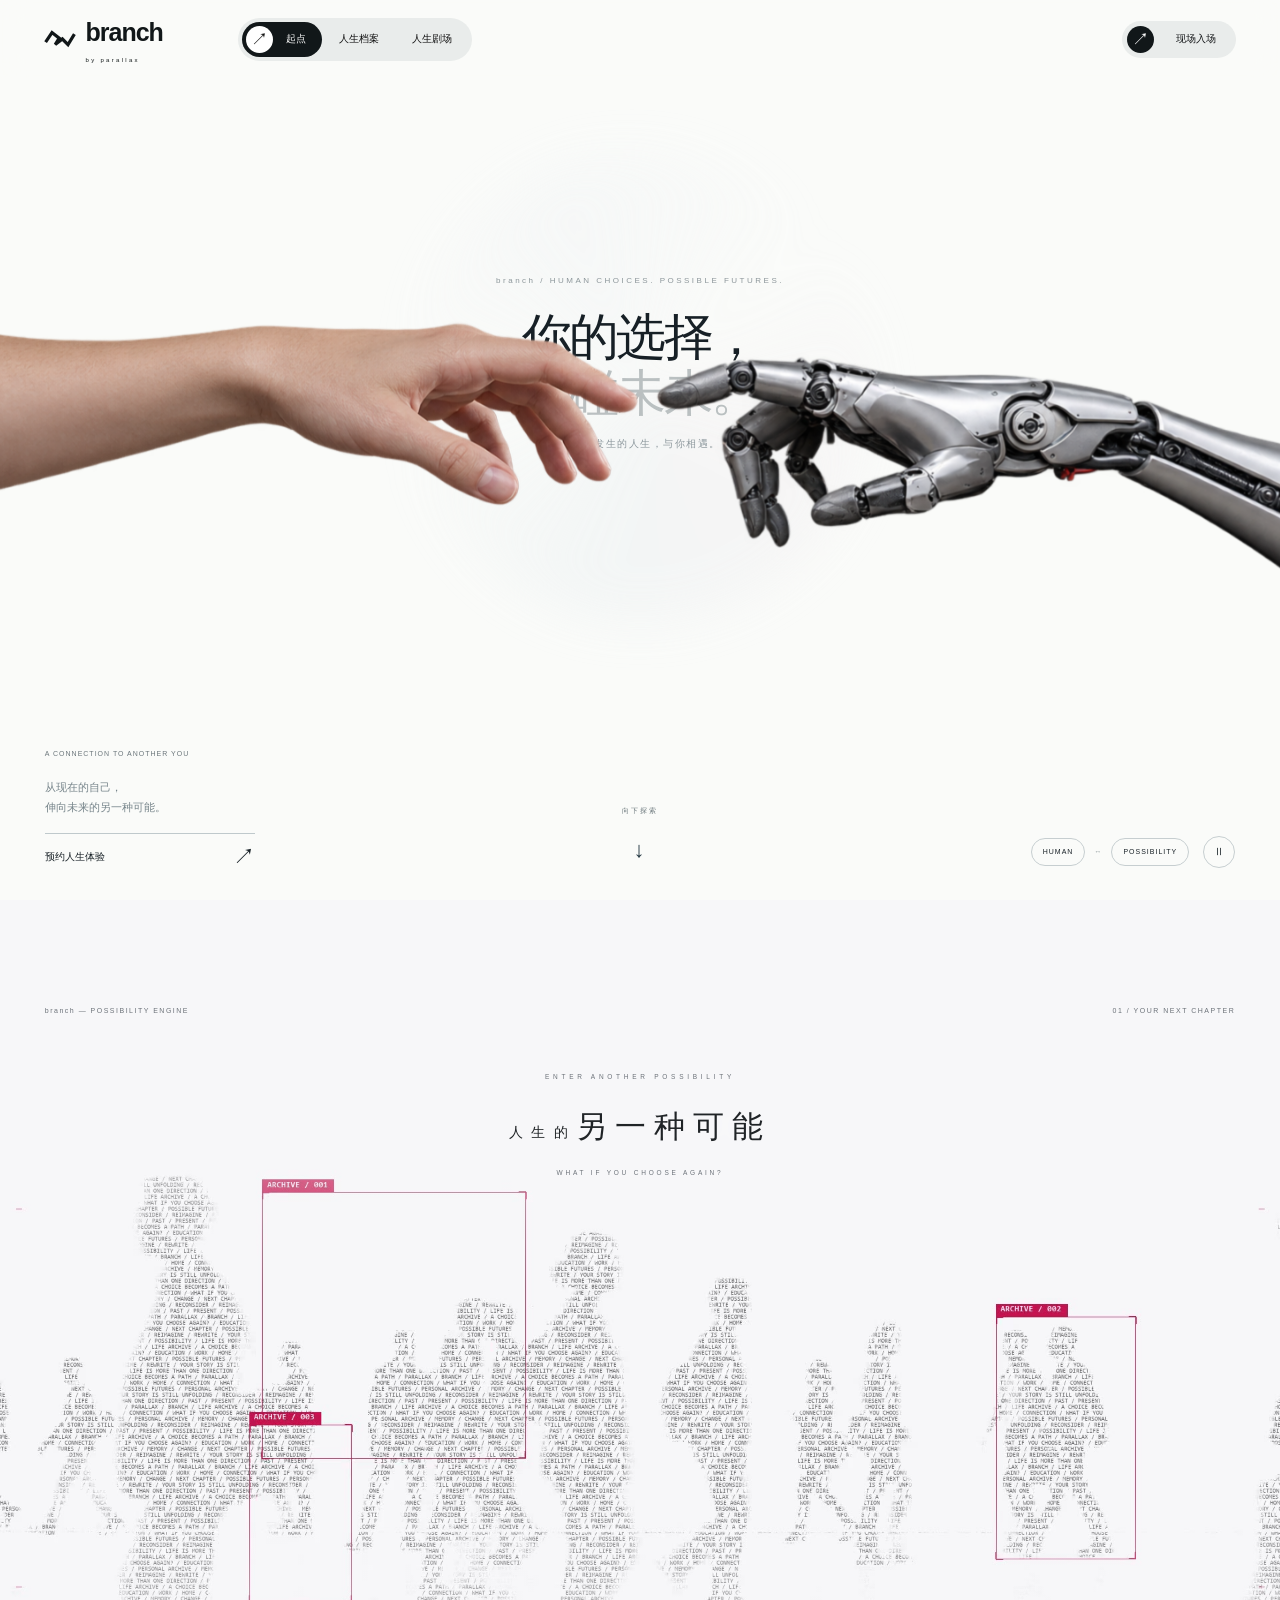
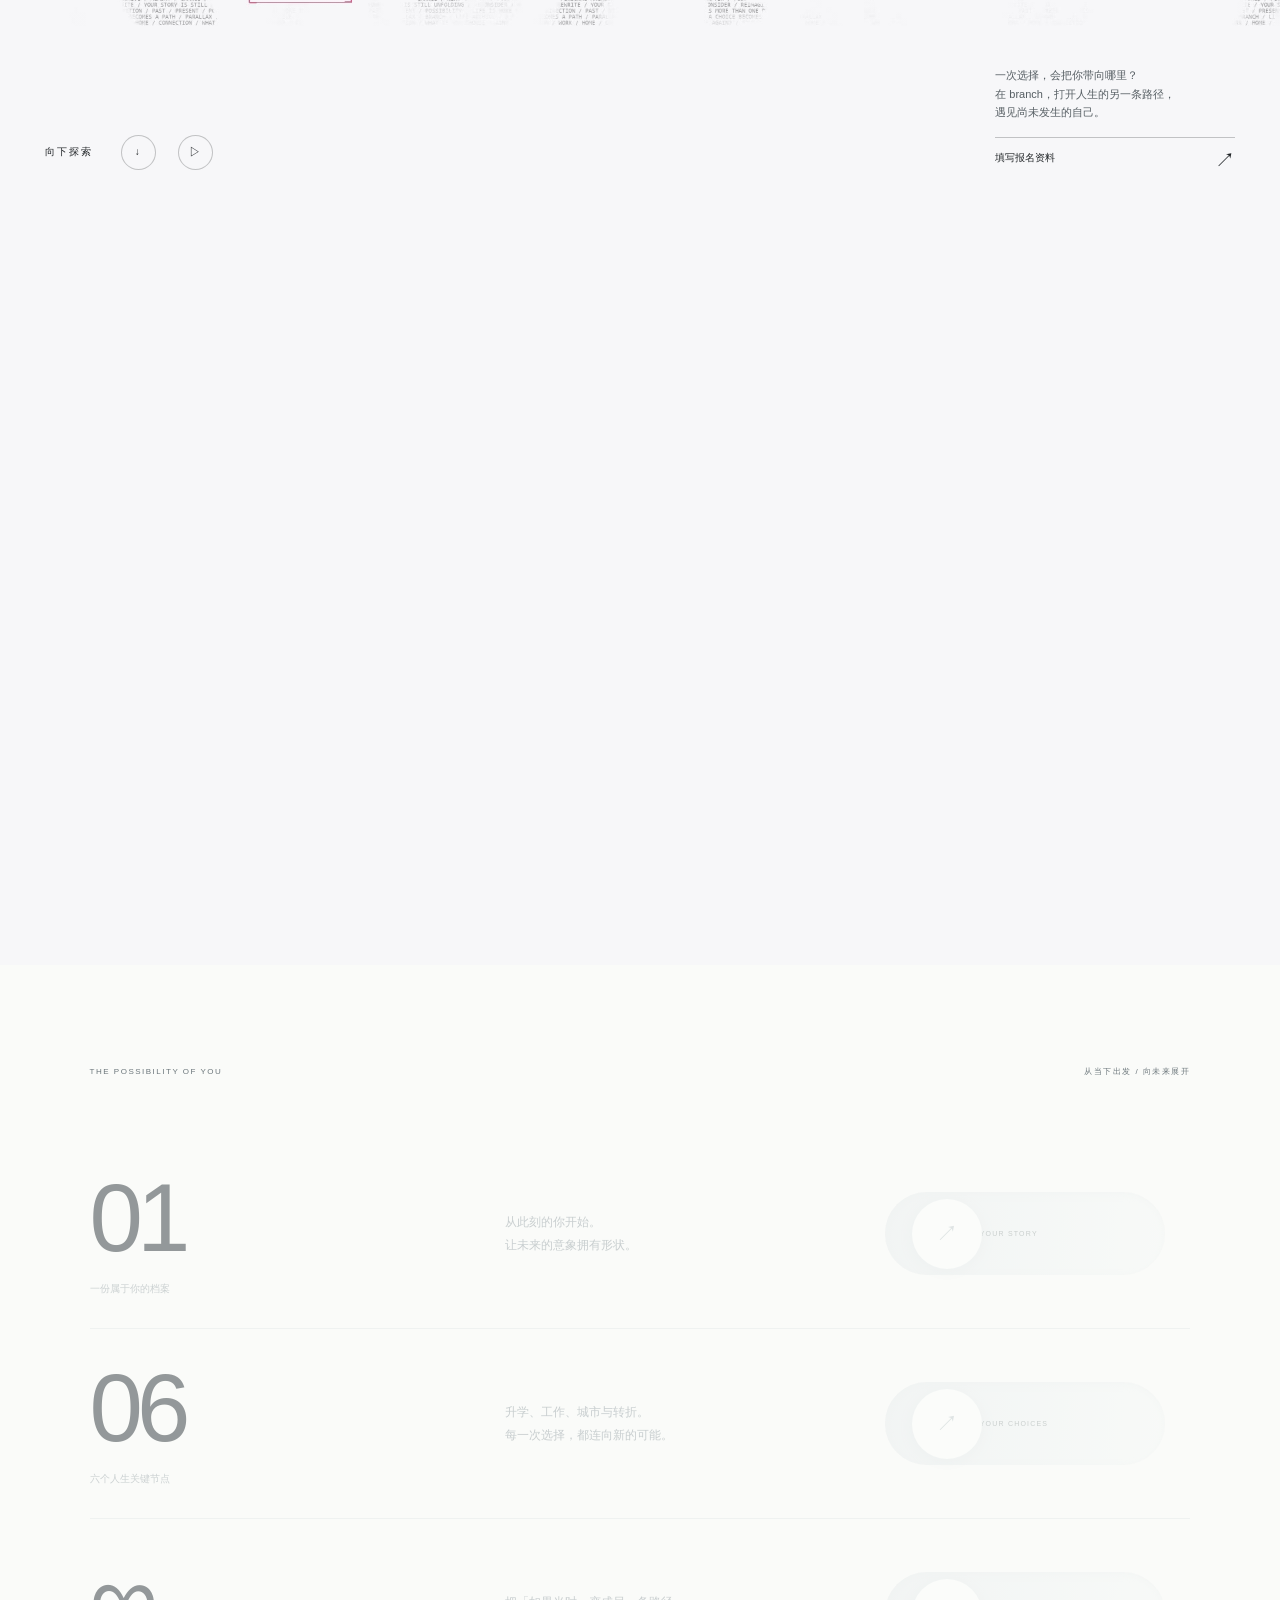
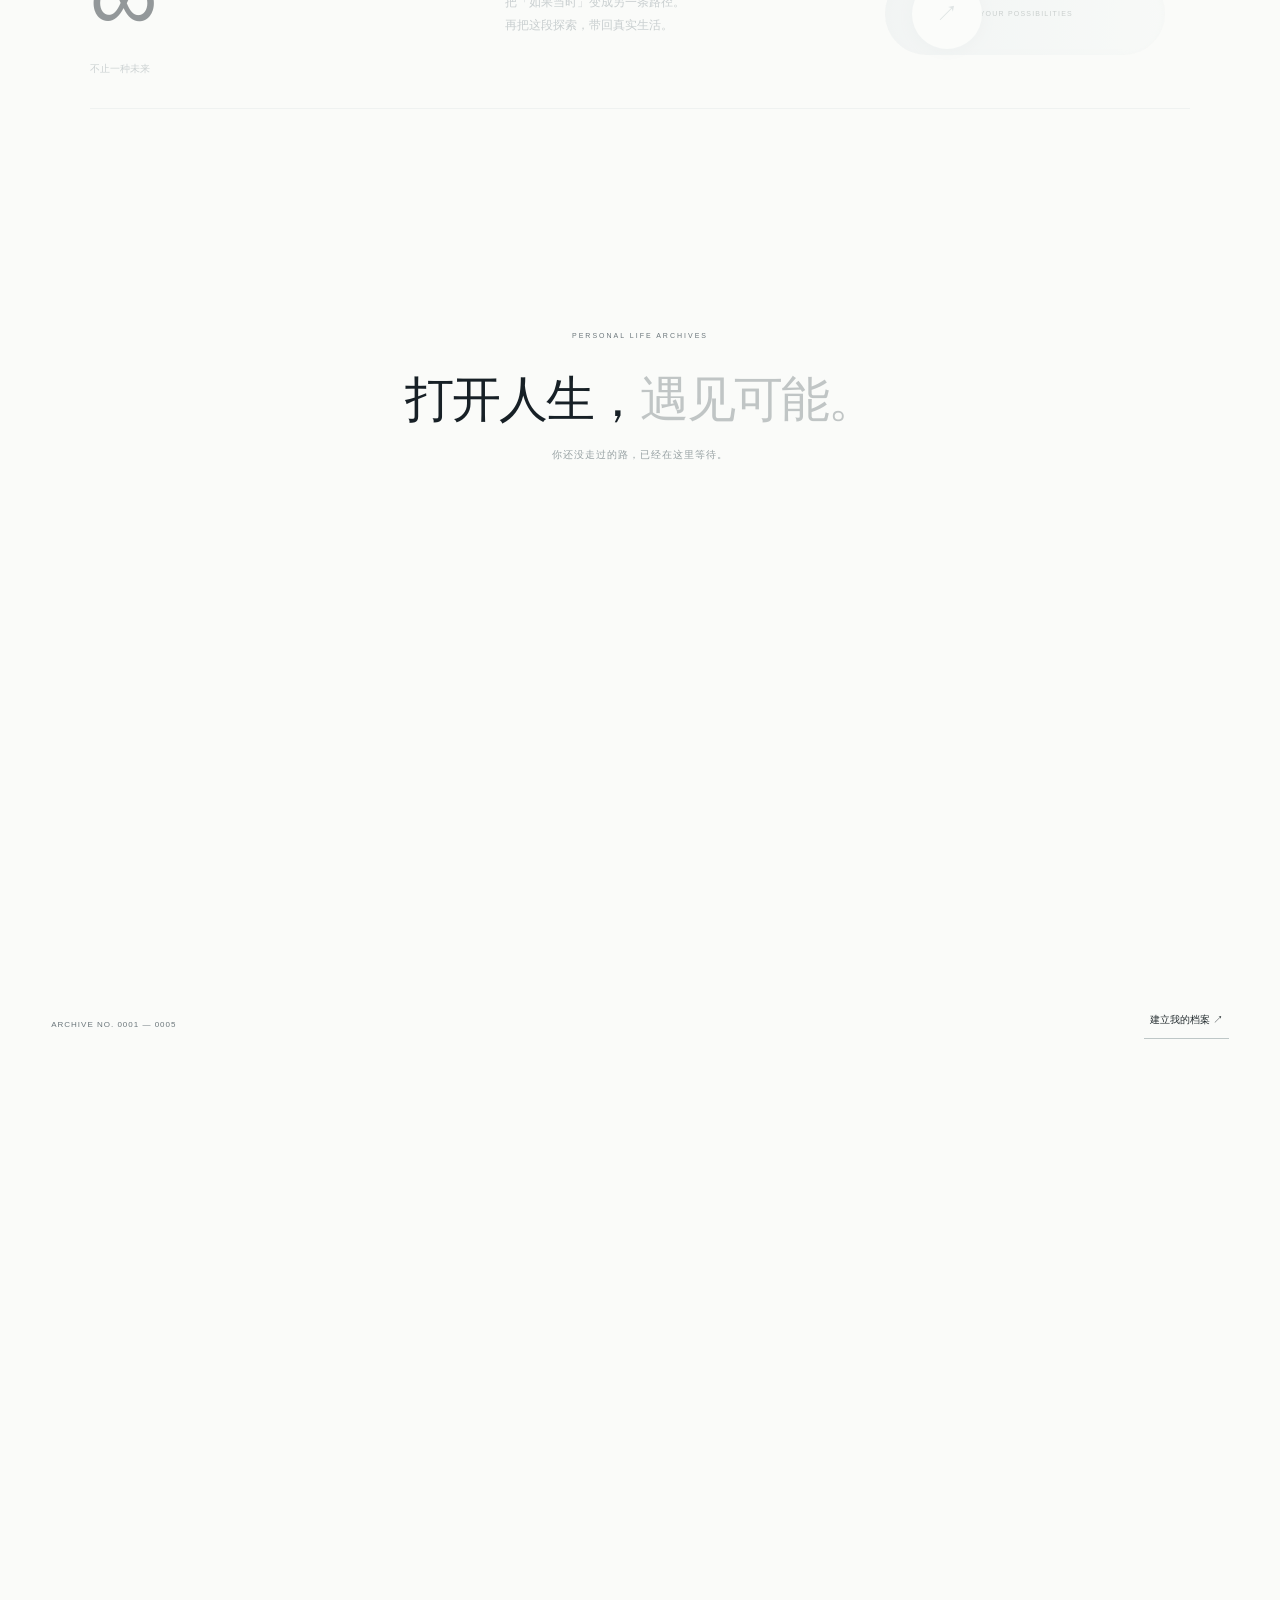
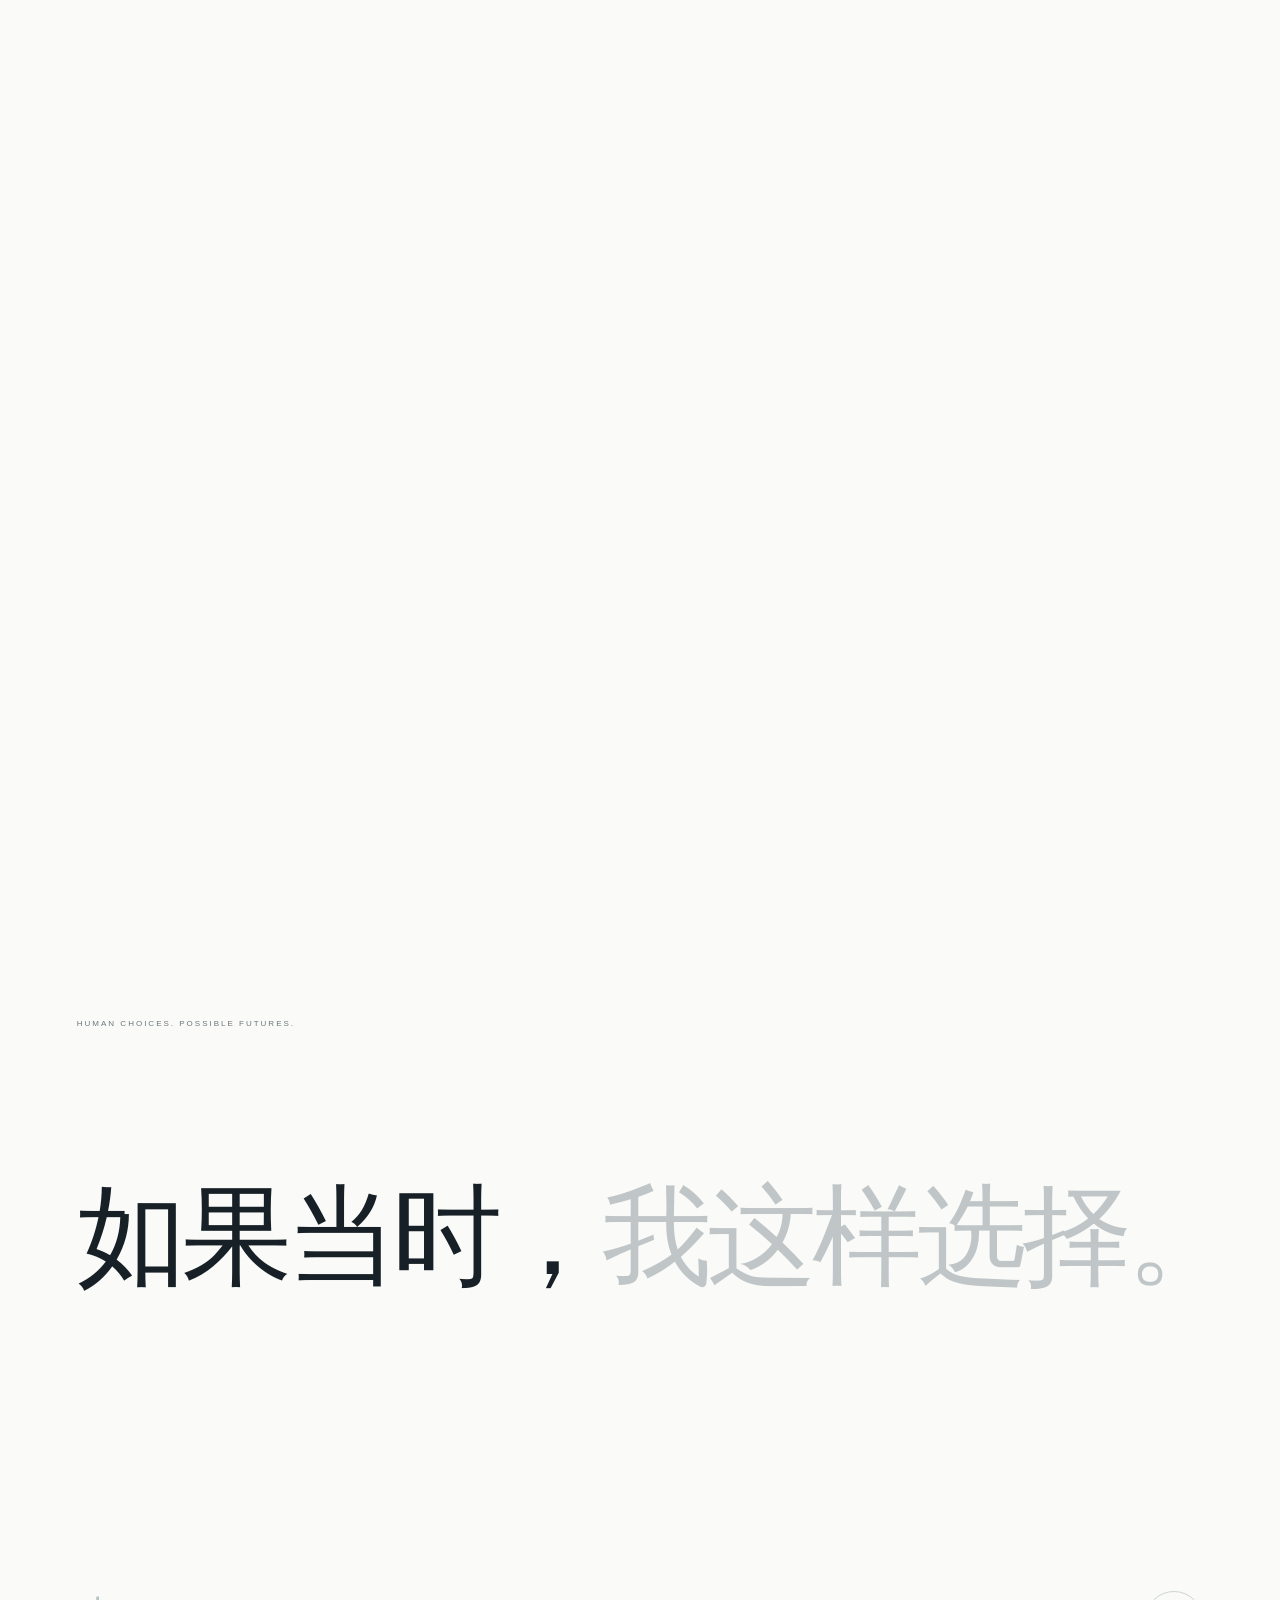
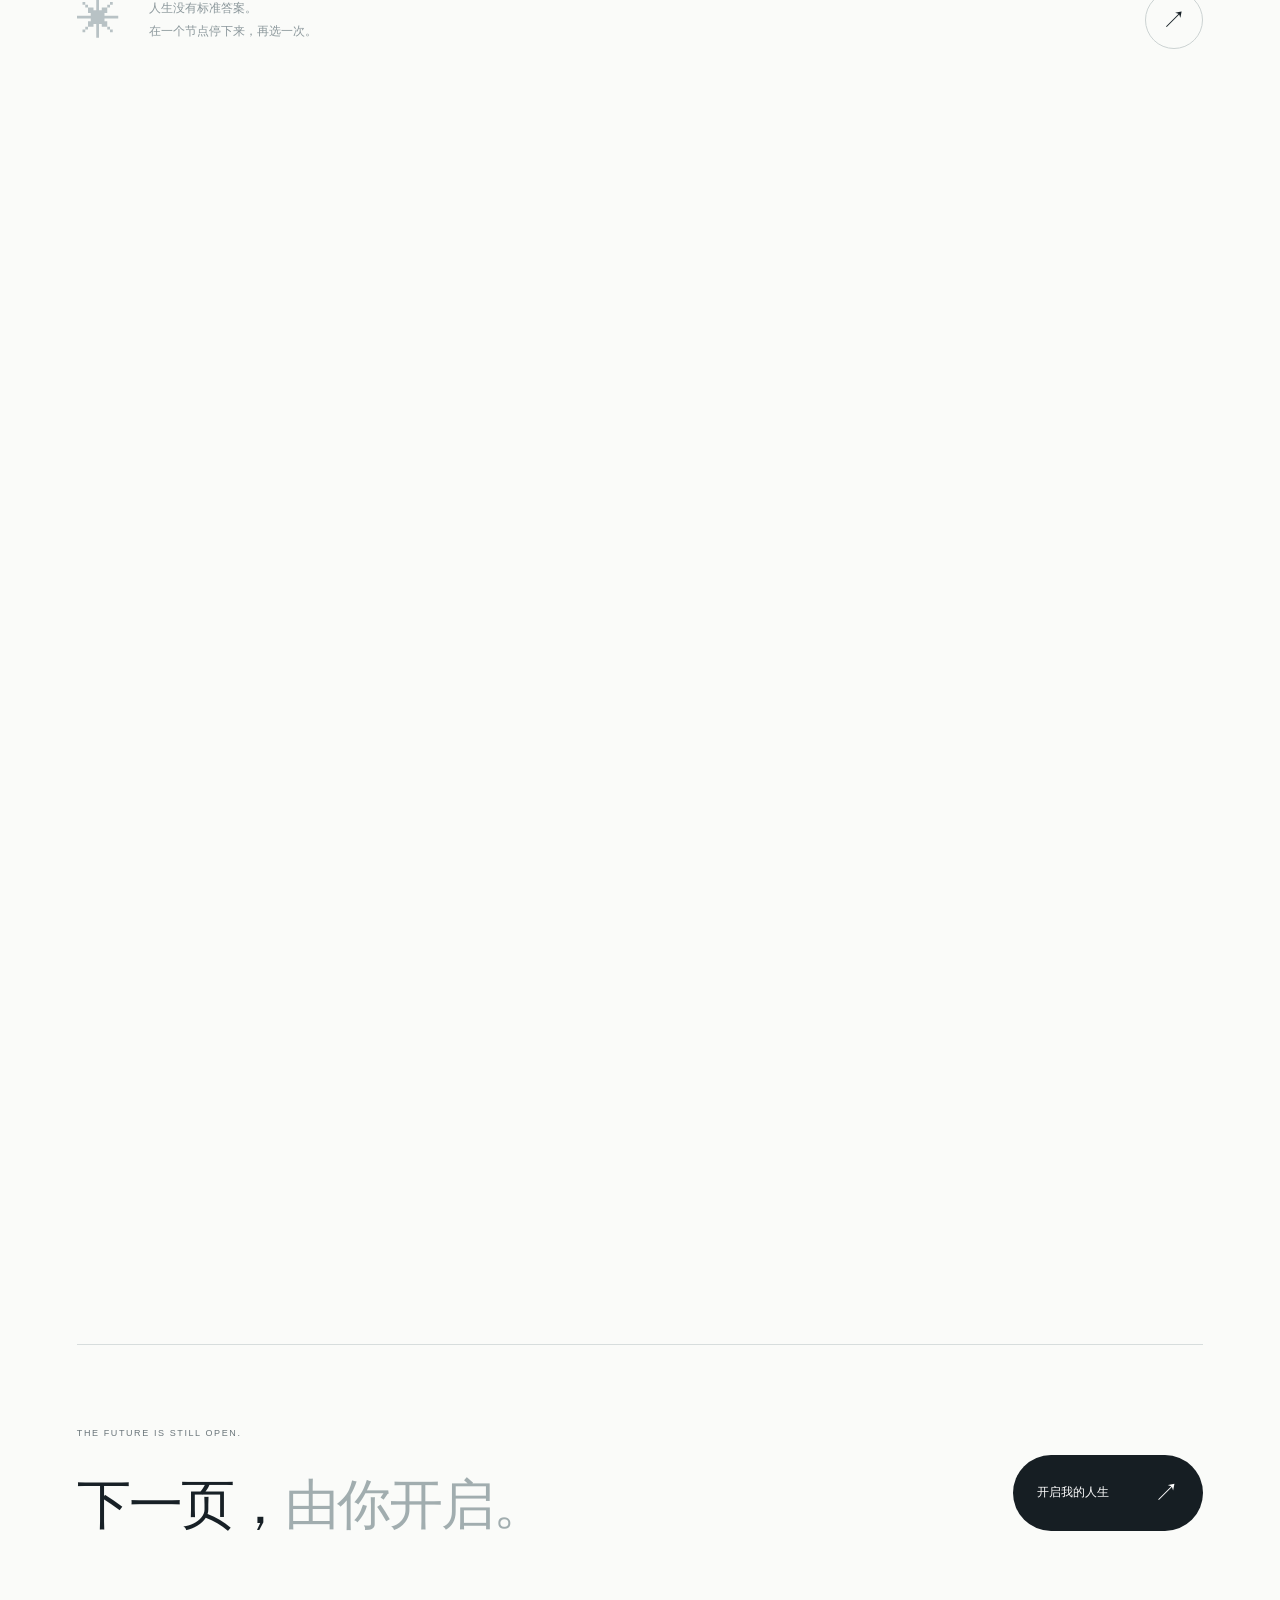
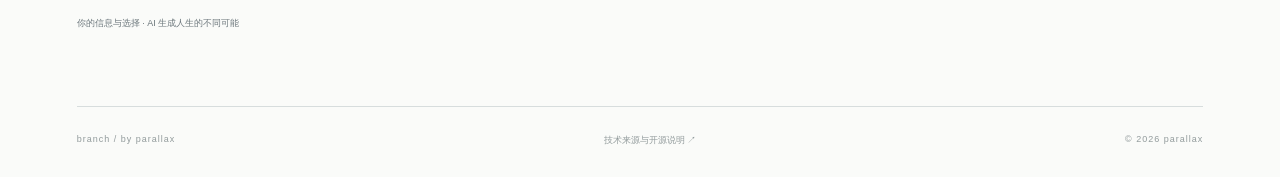
<file: index.html>
<!doctype html>
<html lang="zh-CN">
<head>
  <meta charset="utf-8"><meta name="viewport" content="width=device-width, initial-scale=1">
  <meta name="theme-color" content="#f5f4f0"><meta name="description" content="parallax 出品的 branch 人生探索体验。输入未来意象，探索人生节点，试着改写一个选择，遇见另一种可能。">
  <title>branch · 人生的另一种可能</title>
  <link rel="stylesheet" href="./style.css">
  <link rel="stylesheet" href="./styles.css">
  <link rel="stylesheet" href="./reference-style.css">
  <link rel="stylesheet" href="./map-workbench.css">
  <link rel="stylesheet" href="./refined-ui.css">
  <link rel="stylesheet" href="./boarding-pass.css">
  <link rel="stylesheet" href="./home-refinement.css?v=public1030">
<link rel="stylesheet" href="./personal-archive.css?v=paper1">
</head>
<body>
  <div id="app"></div>
  <div id="toast" role="status" aria-live="polite"></div>
  <div id="modal-root"></div>
  <input id="import-file" type="file" accept=".json,application/json" hidden>
  <script type="module" src="./app.js?v=paper1"></script>
</body>
</html>
</file>
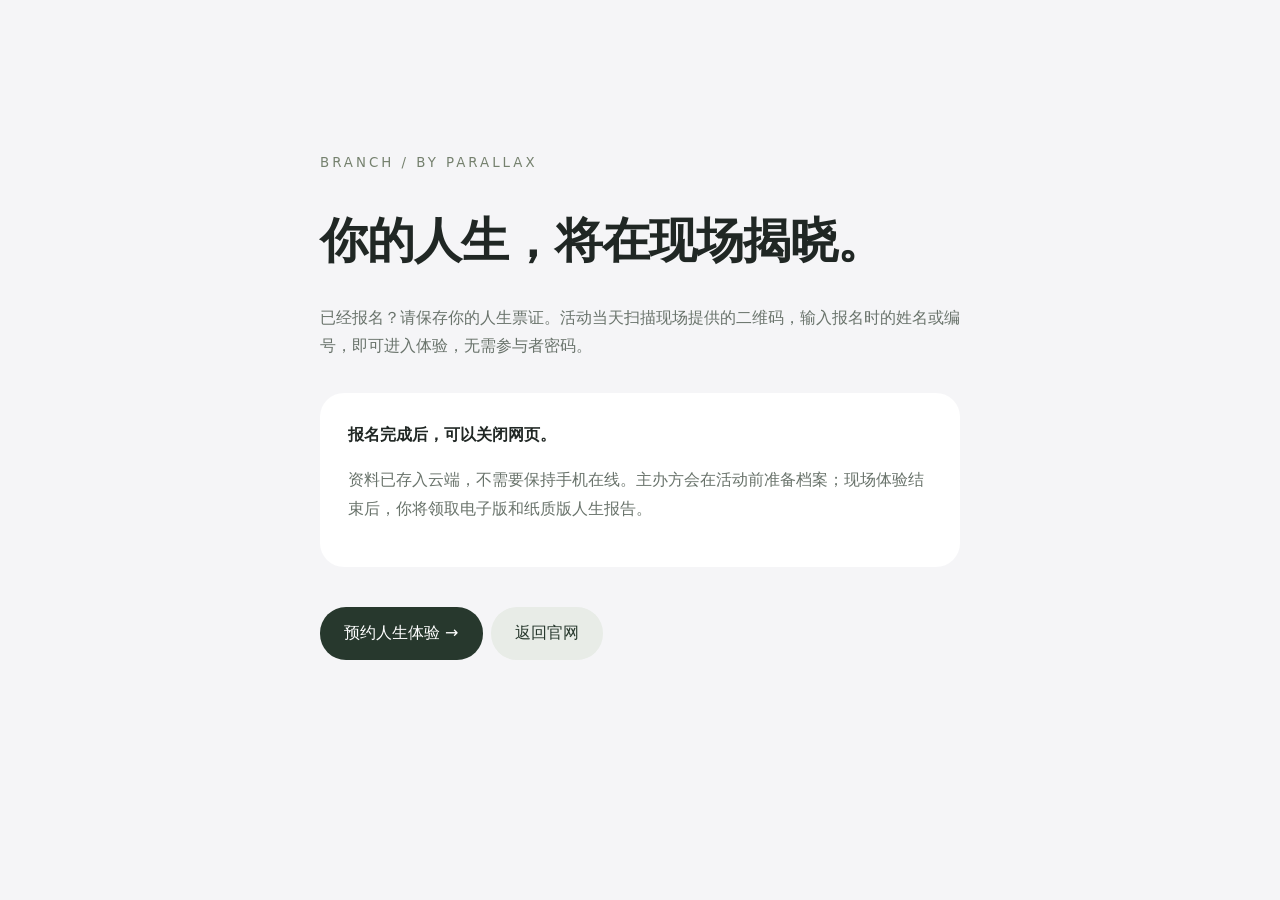
<file: arrival.html>
<!doctype html><html lang="zh-CN"><meta charset="UTF-8"><meta name="viewport" content="width=device-width,initial-scale=1"><title>branch · 现场体验</title><style>body{margin:0;background:#f5f5f7;color:#202724;font:16px/1.8 system-ui,sans-serif}main{max-width:640px;margin:12vh auto;padding:40px}small{letter-spacing:3px;color:#75816e}h1{font-size:clamp(30px,5vw,48px);line-height:1.3;letter-spacing:-1px}p{color:#69736b}section{background:white;padding:28px;border-radius:24px;margin:32px 0}a{display:inline-block;border-radius:26px;padding:12px 24px;background:#27382d;color:white;text-decoration:none;margin:8px 8px 0 0}.secondary{background:#e8ece7;color:#27382d}</style><main><small>BRANCH / BY PARALLAX</small><h1>你的人生，将在现场揭晓。</h1><p>已经报名？请保存你的人生票证。活动当天扫描现场提供的二维码，输入报名时的姓名或编号，即可进入体验，无需参与者密码。</p><section><b>报名完成后，可以关闭网页。</b><p>资料已存入云端，不需要保持手机在线。主办方会在活动前准备档案；现场体验结束后，你将领取电子版和纸质版人生报告。</p></section><a href="./?view=onboard">预约人生体验 →</a><a class="secondary" href="./?view=home">返回官网</a></main></html>
</file>
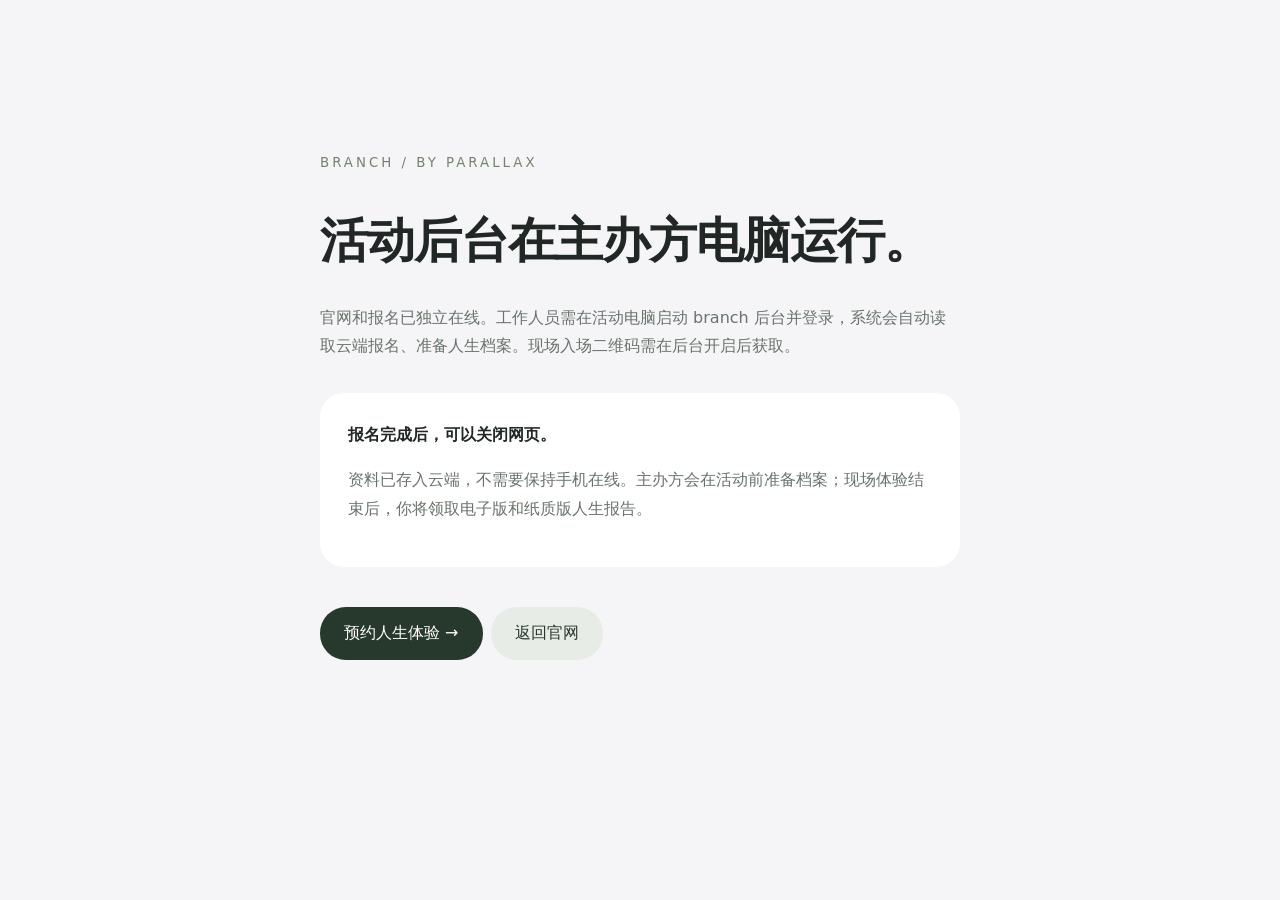
<file: staff.html>
<!doctype html><html lang="zh-CN"><meta charset="UTF-8"><meta name="viewport" content="width=device-width,initial-scale=1"><title>branch · 现场体验</title><style>body{margin:0;background:#f5f5f7;color:#202724;font:16px/1.8 system-ui,sans-serif}main{max-width:640px;margin:12vh auto;padding:40px}small{letter-spacing:3px;color:#75816e}h1{font-size:clamp(30px,5vw,48px);line-height:1.3;letter-spacing:-1px}p{color:#69736b}section{background:white;padding:28px;border-radius:24px;margin:32px 0}a{display:inline-block;border-radius:26px;padding:12px 24px;background:#27382d;color:white;text-decoration:none;margin:8px 8px 0 0}.secondary{background:#e8ece7;color:#27382d}</style><main><small>BRANCH / BY PARALLAX</small><h1>活动后台在主办方电脑运行。</h1><p>官网和报名已独立在线。工作人员需在活动电脑启动 branch 后台并登录，系统会自动读取云端报名、准备人生档案。现场入场二维码需在后台开启后获取。</p><section><b>报名完成后，可以关闭网页。</b><p>资料已存入云端，不需要保持手机在线。主办方会在活动前准备档案；现场体验结束后，你将领取电子版和纸质版人生报告。</p></section><a href="./?view=onboard">预约人生体验 →</a><a class="secondary" href="./?view=home">返回官网</a></main></html>
</file>
<file: style.css>
:root{--paper:#f6f5f1;--white:#fff;--ink:#292c2a;--muted:#777b76;--line:#e6e7e0;--green:#365c4a;--green-soft:#eaf0e9;--orange:#df7855;--purple:#8671a5;--purple-soft:#f1edf7;--radius:18px}
*{box-sizing:border-box}body{margin:0;background:var(--paper);color:var(--ink);font:14px/1.65 -apple-system,BlinkMacSystemFont,'Segoe UI','Microsoft YaHei',sans-serif}button,input,select,textarea{font:inherit}button,a,input,select,textarea{-webkit-tap-highlight-color:transparent}button{cursor:pointer}button{border:0;background:none;color:inherit}a{color:inherit}button:focus-visible,a:focus-visible{outline:3px solid #b9a4d0;outline-offset:4px}input:focus,select:focus,textarea:focus{outline:2px solid #7d9b89;outline-offset:2px}button:disabled{opacity:.45;cursor:not-allowed}svg{vertical-align:middle;flex-shrink:0}button svg{pointer-events:none}h1,h2,h3,p{margin:0}h1,h2,h3{line-height:1.35}button,a{transition:background .18s,transform .18s,color .18s}button:hover:not(:disabled){filter:brightness(.97)}.app-shell{min-height:100vh}.sidebar{width:215px;position:fixed;inset:0 auto 0 0;background:#efefe8;border-right:1px solid #dfe2d8;display:flex;flex-direction:column;padding:33px 22px;z-index:20}.brand{display:flex;align-items:center;gap:12px;text-decoration:none;font-size:27px;font-weight:600;letter-spacing:2px}.brand-mark{width:33px;height:33px;display:grid;grid-template-columns:1fr 1fr;gap:3px;transform:rotate(-8deg)}.brand-mark i{background:#3e5d4b;border-radius:8px 3px}.brand-mark i:nth-child(2){opacity:.5}.brand-mark i:nth-child(3){opacity:.75}.brand-sub{font-size:10px;letter-spacing:3px;color:#777f73;margin:10px 0 49px 4px}.nav-caption{font-size:10px;letter-spacing:2px;color:#94998f;margin:0 13px 12px}.nav{display:flex;flex-direction:column;gap:8px}.nav button{display:flex;align-items:center;gap:12px;padding:13px 15px;border-radius:9px;color:#71786d;text-align:left}.nav button.active{background:#fff;color:#324d3f;box-shadow:0 3px 10px #3d453008}.nav button:hover{background:#ffffff80}.nav .nav-num{margin-left:auto;font-size:10px;color:#999f95}.sidebar-bottom{margin-top:auto;padding-top:65px}.sidebar-note{padding:18px 8px;border-top:1px solid #d6dbcf}.sidebar-note .little-star{color:#b28a5e;font-size:22px}.sidebar-note p{font-family:'Noto Serif SC','SimSun',serif;font-size:13px;line-height:1.9;margin:10px 0;color:#687162}.text-link{color:#747b71;font-size:12px;text-decoration:none;padding:6px 8px;display:inline-flex;align-items:center;gap:7px}.main-shell{margin-left:215px;padding:0 36px 28px;max-width:1800px}.topbar{height:85px;border-bottom:1px solid var(--line);display:flex;justify-content:space-between;align-items:center;gap:16px}.breadcrumb{color:#949990;font-size:12px;display:flex;align-items:center;gap:14px}.breadcrumb strong{color:#454b42;font-weight:500}.top-actions{display:flex;align-items:center;gap:18px}.demo-pill{font-size:11px;display:flex;gap:6px;align-items:center;color:#80776e;border:1px solid #e1dace;border-radius:100px;padding:4px 10px}.demo-pill:before{content:'';width:5px;height:5px;background:#c18c61;border-radius:100%}.avatar{width:32px;height:32px;background:#e0e6db;color:#657360;display:grid;place-items:center;border-radius:50%;font-size:12px}.plain-btn{padding:6px 0;display:inline-flex;align-items:center;gap:6px;color:#656d60;font-size:12px}.intro{display:flex;justify-content:space-between;align-items:flex-end;gap:20px;padding:37px 0 27px}.eyebrow{font-size:10px;letter-spacing:2.7px;color:#8a9286;margin-bottom:12px}.intro h1{font:500 clamp(27px,2.9vw,39px)/1.5 'Noto Serif SC','Songti SC','SimSun',serif;letter-spacing:.7px}.intro h1 em{font-style:normal;color:#6b806c}.intro p{color:var(--muted);font-size:12px;margin-top:12px}.intro .hero-actions{display:flex;align-items:center;gap:10px;padding-bottom:8px}.btn{display:inline-flex;align-items:center;justify-content:center;gap:9px;min-height:42px;padding:10px 19px;border-radius:8px;background:var(--green);color:#fff;text-decoration:none;font-size:12px;font-weight:500;white-space:nowrap}.btn:hover{background:#274a39;transform:translateY(-1px)}.btn.secondary{background:#fff;color:#535d50;border:1px solid #dee3d8}.btn.secondary:hover{background:#f0f3ed}.btn.purple{background:#85749e}.btn.small{min-height:34px;padding:7px 12px}.btn.wide{width:100%}.flowbar{display:flex;align-items:center;border:1px solid var(--line);background:#ffffff7d;border-radius:12px;padding:14px 24px;margin-bottom:25px;gap:15px}.flowstep{display:flex;align-items:center;gap:8px;font-size:11px;color:#9b9e95}.flowstep span{font-family:Georgia,serif;font-style:italic;font-size:15px}.flowstep.on{color:#3c5946}.flowline{height:1px;background:#e0e2da;flex:1;max-width:100px}.flow-end{margin-left:auto;font-size:10px;color:#a0a499}.workspace{display:grid;grid-template-columns:minmax(0,1fr) 290px;gap:20px;align-items:start}.graph-panel{background:#fff;border:1px solid var(--line);border-radius:var(--radius);overflow:hidden;min-width:0}.panel-heading{padding:20px 23px 15px;display:flex;justify-content:space-between;align-items:center;gap:15px}.panel-heading h2{font-size:15px;font-weight:600}.panel-heading p{font-size:10px;color:#9b9e96;margin-top:4px}.heading-tools{display:flex;gap:10px;align-items:center}.badge{font-size:10px;border-radius:5px;padding:3px 8px;background:var(--green-soft);color:#688064;white-space:nowrap}.badge.purple{background:var(--purple-soft);color:var(--purple)}.graph-legend{display:flex;gap:16px;font-size:10px;color:#8f948a;padding:0 23px 13px}.dot{display:inline-block;width:6px;height:6px;border-radius:50%;background:#769379;margin-right:5px}.dot.purple{background:#a490c1}.dot.outline{background:transparent;border:1px solid #b1b6ac}.graph-scroll{overflow:auto;overscroll-behavior:contain;background-image:radial-gradient(#d7dccf 1px,transparent 1px);background-size:18px 18px;position:relative;scrollbar-width:thin}.graph-canvas{position:relative;width:100%;min-width:590px;height:465px;background:radial-gradient(ellipse at 70% 25%,#e8e3f13d,transparent 65%);transform-origin:0 0}.graph-lines{position:absolute;inset:0;width:100%;height:100%;pointer-events:none}.life-node{position:absolute;width:160px;height:125px;background:#fff;border:1px solid #dfe5d8;box-shadow:0 4px 14px #485a4210;border-radius:11px;padding:13px 14px;text-align:left;transform:translate(-50%,-50%);z-index:2;transition:box-shadow .2s,border .2s}.life-node:hover{box-shadow:0 6px 20px #485a4225}.life-node.selected{border:1.5px solid #768d70;box-shadow:0 0 0 4px #e6ece1}.life-node.changed{border-color:#aa94c3;background:#fcfaff}.life-node.changed.selected{box-shadow:0 0 0 4px #eee8f5}.node-top{display:flex;align-items:center;justify-content:space-between;font-size:9px;color:#87937d;letter-spacing:.4px}.node-symbol{width:23px;height:23px;background:#f0f3eb;border-radius:6px;display:grid;place-items:center;color:#74896d}.changed .node-symbol{background:#f0eafa;color:#9b80b6}.node-title{font-size:13px;font-weight:500;margin:10px 0 5px;line-height:1.3;white-space:nowrap;overflow:hidden;text-overflow:ellipsis}.node-subtitle{font-size:10px;color:#989d91;white-space:nowrap;overflow:hidden;text-overflow:ellipsis}.node-port{position:absolute;bottom:-4px;left:calc(50% - 4px);width:8px;height:8px;border:2px solid #fff;background:#7a9173;border-radius:50%}.graph-caption{position:absolute;bottom:16px;width:100%;text-align:center;font-family:'Noto Serif SC','SimSun',serif;font-size:11px;color:#9b9d92;letter-spacing:2px}.graph-bottom{padding:12px 20px;display:flex;align-items:center;gap:8px;justify-content:space-between;border-top:1px solid #edf0e7}.graph-bottom span{font-size:10px;color:#959c8e}.icon-button{width:28px;height:28px;display:inline-flex;align-items:center;justify-content:center;border:1px solid #e4e8dd;border-radius:6px;background:white}.zoom-tools{display:flex;gap:5px;align-items:center}.detail-panel{border:1px solid var(--line);border-radius:var(--radius);background:white;padding:23px 21px}.detail-kicker{font-size:10px;color:#a1a695;letter-spacing:1.5px;margin-bottom:16px;display:flex;justify-content:space-between}.detail-icon{width:42px;height:42px;background:#f1f3ec;color:#7b8d70;border-radius:12px;display:grid;place-items:center;margin-bottom:17px}.detail-panel h2{font:500 21px/1.5 'Noto Serif SC','SimSun',serif;margin-bottom:8px}.detail-age{font-size:11px;color:#8b9480}.detail-copy{font-size:12px;color:#7e8477;line-height:1.9;margin:18px 0}.divider{height:1px;background:#edf0e7;margin:19px 0}.mini-label{font-size:10px;color:#9aa08f;letter-spacing:1px;margin-bottom:10px}.effect{font-size:11px;color:#7e8774;display:flex;gap:7px;margin:8px 0}.effect:before{content:'↗';color:#a4b299}.detail-panel .btn{margin-top:19px}.detail-tip{font-size:10px;color:#a5aa9c;text-align:center;margin-top:12px}.below-grid{display:grid;grid-template-columns:1fr 1fr;gap:20px;margin-top:20px}.small-card{border:1px solid var(--line);border-radius:13px;background:#fff9;padding:18px 22px;display:flex;gap:15px;align-items:center}.small-icon{width:36px;height:36px;border-radius:10px;background:#ede9f3;color:#9a87ae;display:grid;place-items:center;flex-shrink:0}.small-icon.peach{background:#f5ebe3;color:#c59673}.small-card h3{font-size:12px;font-weight:500}.small-card p{font-size:10px;color:#92988a;margin-top:4px}.small-card button{margin-left:auto;color:#819075}.footer{display:flex;justify-content:space-between;gap:15px;padding:24px 0 0;font-size:10px;color:#9da294}.footer button{text-decoration:underline;text-underline-offset:3px;font-size:10px;padding:0}.branch-tabs{display:flex;gap:7px;overflow-x:auto;padding:0 22px 15px}.branch-tab{border:1px solid #e6e9df;border-radius:6px;padding:5px 10px;font-size:10px;white-space:nowrap;color:#939b88}.branch-tab.active{background:#eaf0e5;border-color:#dce5d5;color:#68805a}.branch-tab.active:not(:first-child){background:#f1edf7;border-color:#ded2e9;color:#8f77a6}
.page-heading{padding:35px 0 25px}.page-heading h1{font:500 30px/1.5 'Noto Serif SC','SimSun',serif}.page-heading p{color:var(--muted);margin-top:9px;font-size:12px}.form-layout{display:grid;grid-template-columns:minmax(0,650px) minmax(240px,1fr);gap:30px;max-width:1100px}.form-card,.content-card{background:white;border:1px solid var(--line);padding:30px;border-radius:16px}.form-progress{display:flex;gap:8px;margin-bottom:25px}.form-progress i{height:3px;background:#e9ece3;border-radius:5px;flex:1}.form-progress i.active{background:#789372}.form-step-label{color:#909986;font-size:11px;letter-spacing:1px;margin-bottom:9px}.form-card h2{font:500 24px/1.5 'Noto Serif SC','SimSun',serif;margin-bottom:24px}.field{display:block;margin:0 0 22px}.field-label{display:block;font-size:12px;margin-bottom:9px;font-weight:500}.field-hint{display:block;font-size:11px;color:#949d89;margin-top:7px}.input{width:100%;border:1px solid #dfe5d7;border-radius:8px;background:#fcfdfa;padding:11px 13px;color:#444e3e;min-height:44px}textarea.input{resize:vertical;min-height:95px;line-height:1.8}.field-row{display:grid;grid-template-columns:1fr 1fr;gap:18px}.choice-grid{display:grid;grid-template-columns:1fr 1fr;gap:9px}.choice-label{display:flex;align-items:center;gap:8px;padding:13px 12px;border:1px solid #e2e7d9;border-radius:8px;cursor:pointer;font-size:12px}.choice-label:has(input:checked){border-color:#89a27b;background:#f0f5ec}.choice-label input{accent-color:#4b6a3d}.form-actions{display:flex;align-items:center;justify-content:space-between;margin-top:28px}.aside-story{padding:32px 12px;color:#88937d}.aside-story h3{font:400 22px/1.7 'Noto Serif SC','SimSun',serif;color:#5c6e54;margin:25px 0 15px}.aside-story p{font-size:12px;line-height:2.1;max-width:280px}.orbit-art{width:190px;height:180px;position:relative;margin:10px auto 35px}.orbit-art:before,.orbit-art:after{content:'';position:absolute;border:1px solid #cad4c0;border-radius:50%;inset:20px 40px;transform:rotate(45deg)}.orbit-art:after{inset:40px 12px;transform:rotate(-25deg);border-color:#cdc4da}.orbit-art i{position:absolute;background:#94a385;width:11px;height:11px;border-radius:50%;top:38px;left:53px}.orbit-art i:nth-child(2){background:#b8a1c9;top:118px;left:142px}.orbit-art i:nth-child(3){width:39px;height:39px;top:70px;left:77px;background:#dfe5d7}.notice{font-size:11px;line-height:1.85;color:#969d8d;margin-top:17px}.error{font-size:12px;color:#b05a40;margin:12px 0;min-height:19px}.overlay{position:fixed;inset:0;background:#28342566;backdrop-filter:blur(5px);z-index:50;display:grid;place-items:center;padding:20px}.modal{position:relative;max-width:540px;width:100%;max-height:90vh;overflow:auto;border-radius:20px;padding:32px;background:#fff;box-shadow:0 20px 80px #0002}.modal.wide{max-width:650px}.modal-close{position:absolute;right:19px;top:18px;color:#959b8d}.modal h2{font:500 25px/1.5 'Noto Serif SC','SimSun',serif;margin:9px 25px 13px 0}.modal .lead{font-size:12px;color:#858e7b;line-height:1.9;margin-bottom:20px}.option-card{display:flex;gap:12px;border:1px solid #e3e7dc;border-radius:10px;padding:13px;margin:9px 0;cursor:pointer}.option-card:has(input:checked){background:#f2eef8;border-color:#af9ac3}.option-card input{accent-color:#8d73a8;margin-top:5px}.option-card strong{display:block;font-size:12px;font-weight:500}.option-card small{font-size:10px;display:block;color:#909787;margin-top:4px}.modal .field{margin-top:20px}.modal .btn{margin-top:8px}.modal-list{font-size:12px;line-height:1.9;color:#69725e;padding-left:20px}.modal-list li{margin:10px 0}.code-display{padding:20px 0;font:28px Georgia,serif;letter-spacing:4px;color:#526748}.code-box{border:1px dashed #cdd9c2;border-radius:10px;padding:17px;background:#f6f9f2;text-align:center;margin:20px 0}.code-box p{font-size:11px;color:#8d987f}.modal-actions{display:flex;gap:10px;flex-wrap:wrap}.path-picker{display:flex;gap:15px;margin-bottom:20px;align-items:center;flex-wrap:wrap}.path-picker .input{width:auto;min-width:200px}.comparison{display:grid;grid-template-columns:1fr 1fr;gap:20px}.compare-head{padding:20px 24px;border-bottom:1px solid var(--line);background:#f8faf5;border-radius:15px 15px 0 0}.compare-head.new{background:#f6f1fa}.compare-head h2{font-size:15px}.compare-head p{font-size:11px;color:#949c88;margin-top:4px}.timeline{padding:25px}.timeline-item{position:relative;padding:0 0 27px 22px;border-left:1px solid #dfe5d7}.timeline-item:last-child{padding-bottom:3px}.timeline-item:before{content:'';position:absolute;width:7px;height:7px;border-radius:50%;background:#95a585;left:-4px;top:6px;border:2px solid white}.timeline-item.changed:before{background:#ac8ac4}.timeline-age{font-size:10px;color:#a0a991}.timeline-item h3{font-size:13px;font-weight:500;margin:6px 0}.timeline-item p{font-size:12px;color:#8a947d;line-height:1.8}.compare-card{background:#fff;border:1px solid var(--line);border-radius:15px}.empty-state{text-align:center;padding:60px 25px;background:#fff;border:1px solid var(--line);border-radius:15px}.empty-state h2{font:500 25px 'Noto Serif SC','SimSun',serif;margin:20px 0}.empty-state p{color:#909984;font-size:12px;margin:15px auto 25px;max-width:450px}.report-layout{max-width:900px;margin:0 auto}.report-toolbar{display:flex;gap:10px;justify-content:flex-end;margin-bottom:20px}.report-paper{background:#fff;border:1px solid var(--line);padding:48px 55px;border-radius:15px}.report-paper .report-title{font:500 32px/1.5 'Noto Serif SC','SimSun',serif;margin:10px 0 18px}.report-meta{display:flex;gap:24px;font-size:11px;color:#9ca48f;border-bottom:1px solid var(--line);padding-bottom:25px;margin-bottom:28px}.report-section{margin-bottom:30px}.report-section h2{font-size:15px;margin-bottom:13px}.report-section p{font-size:12px;color:#7d8770;line-height:2}.vision-quote{font:400 20px/1.9 'Noto Serif SC','SimSun',serif!important;color:#667958!important}.report-path{display:flex;flex-wrap:wrap;gap:8px;font-size:11px;color:#79886c;margin:20px 0}.report-path span{padding:6px 9px;background:#f1f5ec;border-radius:5px}.report-change{padding:16px 0;border-top:1px solid #edf0e7}.report-change h3{font-size:12px;margin-bottom:8px}.report-change small{font-size:10px;color:#9a85b0}.report-end{padding-top:20px;border-top:1px solid var(--line);font-size:10px;color:#9ca58f;line-height:1.9}.status-message{font-size:11px;color:#9a839c;margin:8px 0}.source-grid{display:grid;grid-template-columns:1fr 1fr;gap:20px}.source-card{background:#fff;border:1px solid var(--line);border-radius:14px;padding:26px}.source-card h2{font-size:17px;margin:12px 0}.source-card p,.source-card li{font-size:12px;color:#858e7c;line-height:1.95}.source-card ul{padding-left:18px;margin-bottom:20px}.source-card a{font-size:12px;color:#69805b}.source-note{margin-top:24px;padding:25px;border-top:1px solid var(--line);font-size:12px;color:#8a937e;line-height:2}#toast{position:fixed;bottom:28px;left:50%;transform:translate(-50%,20px);background:#33452d;color:#fff;font-size:12px;padding:12px 22px;border-radius:9px;box-shadow:0 6px 30px #0002;z-index:90;opacity:0;pointer-events:none;transition:opacity .2s,transform .2s;max-width:90vw}#toast.show{opacity:1;transform:translate(-50%,0)}.mobile-brand{display:none}.print-only{display:none}
@media(min-width:1550px){.main-shell{padding-left:55px;padding-right:55px}.workspace{grid-template-columns:minmax(0,1fr) 320px}.graph-canvas{height:510px}.life-node{width:185px;height:132px}.node-title{font-size:14px}.node-subtitle{font-size:11px}}
@media(max-width:1200px){.sidebar{width:180px;padding:30px 15px}.main-shell{margin-left:180px;padding:0 24px 25px}.workspace{grid-template-columns:minmax(0,1fr) 255px;gap:15px}.detail-panel{padding:20px 17px}.intro .hero-actions{flex-direction:column;align-items:stretch}.intro h1{font-size:29px}.flow-end{display:none}.life-node{width:147px}.graph-canvas{min-width:565px}.below-grid{gap:15px}.small-card{padding:16px}}
@media(max-width:1050px){.sidebar{width:165px}.main-shell{margin-left:165px;padding:0 20px 25px}.workspace{grid-template-columns:1fr}.detail-panel{display:grid;grid-template-columns:1fr 1fr;column-gap:25px}.detail-kicker{grid-column:1/-1}.detail-icon{display:none}.detail-copy{grid-column:2;grid-row:2/5;margin:0}.detail-panel .divider{display:none}.detail-panel .mini-label{grid-column:1/-1;margin-top:18px}.detail-panel .effect{grid-column:1/-1}.detail-panel .btn{grid-column:1/-1}.detail-tip{grid-column:1/-1}.intro .hero-actions{flex-direction:row}.intro h1{font-size:29px}.form-layout{grid-template-columns:1fr}.aside-story{display:none}.top-actions{gap:10px}.comparison{gap:12px}.report-paper{padding:35px}}
@media(max-width:740px){.sidebar{position:sticky;inset:0;height:auto;width:100%;padding:13px 18px;border-right:0;border-bottom:1px solid #e0e3d9;display:flex;flex-direction:row;align-items:center;justify-content:space-between;gap:14px}.brand{font-size:20px;gap:7px}.brand-mark{width:23px;height:23px;gap:2px}.brand-sub,.nav-caption,.sidebar-bottom,.nav-num{display:none}.nav{flex-direction:row;gap:4px}.nav button{padding:9px;gap:5px;font-size:11px}.nav button svg{display:none}.main-shell{margin-left:0;padding:0 17px 24px}.topbar{height:61px}.breadcrumb{font-size:10px;gap:8px}.top-actions{gap:10px}.avatar{display:none}.demo-pill{font-size:9px;padding:3px 7px}.plain-btn{font-size:10px}.intro{display:block;padding:27px 0 20px}.intro h1{font-size:29px}.intro p{line-height:1.9;font-size:11px;max-width:300px}.intro .hero-actions{margin-top:21px;padding:0}.flowbar{padding:13px 12px;gap:8px;margin-bottom:17px}.flowstep{font-size:9px;gap:5px}.flowstep span{font-size:12px}.flowline{min-width:8px}.workspace{gap:15px}.panel-heading{padding:18px 17px 12px}.panel-heading h2{font-size:14px}.graph-legend{padding-left:17px;gap:11px}.branch-tabs{padding-left:17px}.graph-canvas{min-width:570px;height:420px}.life-node{width:145px;height:116px}.graph-bottom{padding:11px 14px}.graph-bottom span{font-size:9px}.detail-panel{display:block;padding:20px}.detail-copy{margin:14px 0}.detail-panel .divider{display:block}.detail-panel h2{font-size:21px}.below-grid{grid-template-columns:1fr;gap:12px;margin-top:15px}.footer{font-size:9px;display:block;line-height:2}.footer button{font-size:9px}.form-card,.content-card{padding:22px}.field-row{grid-template-columns:1fr;gap:0}.choice-grid{grid-template-columns:1fr 1fr}.form-card h2{font-size:23px}.page-heading{padding:27px 0 21px}.page-heading h1{font-size:26px}.modal{padding:25px;max-height:88vh}.modal h2{font-size:23px}.comparison{grid-template-columns:1fr}.compare-head{padding:18px 22px}.report-paper{padding:27px 22px}.report-paper .report-title{font-size:26px}.report-toolbar{justify-content:flex-start;flex-wrap:wrap}.report-meta{flex-wrap:wrap;gap:10px}.source-grid{grid-template-columns:1fr}.path-picker{gap:10px}.path-picker .input{width:100%}.source-note{padding:20px 0}.heading-tools{gap:6px}}
@media(prefers-reduced-motion:reduce){*,*:before,*:after{transition:none!important;scroll-behavior:auto!important}}
.node-title{white-space:normal;display:-webkit-box;-webkit-line-clamp:2;-webkit-box-orient:vertical;min-height:32px;margin:7px 0 4px}.graph-view-switch{display:flex;align-items:center;gap:5px;padding:0 22px 15px}.graph-view-switch button{font-size:10px;color:#909b85;padding:6px 10px;border-radius:6px}.graph-view-switch button.active{background:#e9eee4;color:#4d6941}.graph-view-switch>span{margin-left:auto;font-size:9px;color:#a1a995}.network-wrap{position:relative;background-color:#fbfcf9;background-image:radial-gradient(#d7ddcf 1px,transparent 1px);background-size:19px 19px}.network-wrap[hidden],.graph-scroll[hidden]{display:none}#force-graph{height:510px;width:100%;overflow:hidden;touch-action:none}.network-controls{position:absolute;top:13px;right:13px;display:flex;gap:5px;z-index:3}.network-control{border:1px solid #e0e5d7;background:#fffffff0;box-shadow:0 2px 4px #00000003;border-radius:6px;font-size:9px;padding:5px 8px;color:#7c8d6b}.network-legend{position:absolute;bottom:12px;left:14px;display:flex;gap:12px;flex-wrap:wrap;background:#fffffff0;padding:8px 10px;border-radius:7px;border:1px solid #e4e9dc;pointer-events:none;font-size:9px;color:#8a9976}.dot.peach{background:#ca9d70}.graph-view-switch button:hover{background:#f0f3eb}.network-wrap svg [tabindex]:focus{outline:none}.network-wrap svg [tabindex]:focus circle{stroke:#987cad;stroke-width:4px}
@media(max-width:740px){#force-graph{height:450px}.graph-view-switch{padding-left:15px}.graph-view-switch>span{display:none}.network-control{font-size:9px;padding:5px 7px}.network-controls{top:10px;right:10px}.network-legend{font-size:9px;gap:9px}}
@media print{body{background:#fff}.sidebar,.topbar,.page-heading,.report-toolbar,.footer,.overlay,#toast{display:none!important}.main-shell{margin:0;padding:0}.report-layout{max-width:none}.report-paper{border:0;padding:0;border-radius:0}.report-section,.report-change{break-inside:avoid}.print-only{display:block}.report-paper .report-title{font-size:25pt}.report-section p{color:#444}.report-end{color:#555}@page{size:A4;margin:20mm}}
</file>
<file: styles.css>
.ai-progress{display:flex;gap:12px;padding:24px 0}.ai-progress i{width:12px;height:12px;border-radius:50%;background:#8a75a9;animation:ai-breathe 1.4s ease-in-out infinite}.ai-progress i:nth-child(2){animation-delay:.2s}.ai-progress i:nth-child(3){animation-delay:.4s}@keyframes ai-breathe{0%,100%{opacity:.25;transform:translateY(0)}50%{opacity:1;transform:translateY(-8px)}}@media(prefers-reduced-motion:reduce){.ai-progress i{animation:none;opacity:.7}}

.modal-close[hidden]{display:none!important}
.ai-node-preview{max-height:42vh;overflow:auto;overscroll-behavior:contain;display:grid;gap:12px;margin:18px 0}
.ai-node-card{border:1px solid #e1e6de;background:#f6f8f4;border-radius:14px;padding:16px;animation:node-arrive .3s ease-out}
.ai-node-card small{color:#72806e;font-size:11px}.ai-node-card h3{font-size:17px;margin:10px 0}.ai-node-card p{font-size:13px;line-height:1.8;margin:6px 0}.ai-node-card summary{cursor:pointer;font-size:12px;color:#687260}
.report-pending{border:1px solid #e1e6de;border-radius:16px;padding:22px}.report-toolbar button:disabled{opacity:.45;cursor:wait}
@keyframes node-arrive{from{opacity:0;transform:translateY(8px)}to{opacity:1;transform:none}}
@media(prefers-reduced-motion:reduce){.ai-node-card{animation:none}}
</file>
<file: reference-style.css>
/* CIBE — cinematic monochrome art direction, following the supplied motion reference. */
:root{--paper:#f7f8f6;--ink:#151718;--green:#161a1e;--green-soft:#e7ecee;--purple:#607288;--purple-soft:#eaf0f5;--muted:#777e80;--line:#dde2e3}
html{scroll-behavior:smooth}body{font-family:Arial,'Microsoft YaHei',sans-serif}.sidebar{background:#f0f2f1;border-color:#dce0df}.brand-mark i{background:#22292d}.intro h1,.page-heading h1,.form-card h2,.modal h2,.detail-panel h2,.report-paper .report-title,.aside-story h3{font-family:Arial,'Microsoft YaHei',sans-serif;font-weight:500;letter-spacing:-.8px}.intro h1 em{color:#859096}.btn.purple{background:#20282e}.btn{border-radius:30px}.btn:hover{background:#394b57}.btn.purple:hover{background:#465c6d}.detail-panel .btn.purple{background:#20282e;color:#fff}.badge.purple{background:#e6eef5;color:#536c84}.graph-panel,.detail-panel,.content-card,.report-paper,.form-card{border-radius:16px}.life-node{border-radius:8px}.graph-view-switch button.active{background:#dce8ed;color:#344b58}.network-control{color:#455c6c}
.home-page{overflow:clip;background:#f7f8f6;color:#141718}.home-page button,.home-page a{-webkit-tap-highlight-color:transparent}.home-page button{cursor:pointer}.home-page a{text-decoration:none}.home-page button:focus-visible,.home-page a:focus-visible{outline:2px solid #2a8fe8;outline-offset:5px}.home-header{position:fixed;z-index:30;top:0;left:0;right:0;height:86px;padding:0 3.8%;display:flex;align-items:center;gap:24px;color:white;transition:background .35s,color .35s}.home-brand{display:flex;align-items:center;gap:10px;font-size:22px;font-weight:700;letter-spacing:-.8px;min-width:170px}.home-brand svg{width:32px;height:24px;fill:none;stroke:currentColor;stroke-width:4}.home-brand .brand-sub{display:block;font-size:6px;letter-spacing:2.3px;font-weight:400;margin:2px 0 0;color:inherit}.home-header nav{display:flex;align-items:center;background:#eff1f0eb;color:#111;padding:4px;border-radius:30px;gap:1px}.pill{display:flex;align-items:center;gap:13px;padding:9px 16px;border-radius:28px;font-size:10px;white-space:nowrap}.pill.active{background:#111719;color:white;padding:4px 16px 4px 4px}.pill i,.home-enter i{display:grid;place-items:center;width:27px;height:27px;border-radius:50%;background:#fff;color:#111;font-style:normal;font-size:17px}.home-enter{margin-left:auto;display:flex;align-items:center;gap:22px;background:#eff1f0f2;color:#151719;border-radius:28px;padding:5px 20px 5px 5px;font-size:10px}.home-enter i{background:#111719;color:white}.home-header.over-light{background:#f7f8f6dd;backdrop-filter:blur(14px);color:#111719}.home-header.over-light nav{background:#e9eceb}.home-header.over-light .home-enter{background:#e9eceb}
.tunnel-section{height:100svh;min-height:680px;background:#030810;position:relative;overflow:hidden;color:#fff}.tunnel-section canvas{display:block;width:100%;height:100%}#life-tunnel{position:absolute;inset:0}.tunnel-vignette{position:absolute;inset:0;background:linear-gradient(180deg,#0106095e,transparent 30%,transparent 65%,#0106099e);pointer-events:none}.tunnel-coordinate{position:absolute;left:3.8%;right:3.8%;top:112px;display:flex;justify-content:space-between;color:#99a6ba;font-size:8px;letter-spacing:1.5px}.tunnel-title{position:absolute;top:50%;left:50%;width:90%;text-align:center;transform:translate(-50%,-50%) scale(calc(1 + var(--exit,0)*.65));opacity:calc(1 - var(--exit,0)*1.6);pointer-events:none;text-shadow:0 2px 26px #03070e;animation:tunnel-arrive 2.5s cubic-bezier(.2,.8,.3,1) backwards}.tunnel-pre{font-size:9px;letter-spacing:6px;color:#a8c2d5;display:block;margin-bottom:24px}.tunnel-title h2{font-size:clamp(38px,4.8vw,76px);line-height:1.3;font-weight:400;letter-spacing:12px;margin:0}.tunnel-title h2>span{font-size:.45em;letter-spacing:15px;font-weight:300}.tunnel-title h2 strong{font-weight:400}.tunnel-caption{font-size:9px;letter-spacing:5px;color:#c1d1de;display:block;margin-top:25px}.tunnel-bottom{position:absolute;bottom:40px;left:3.8%;right:3.8%;display:flex;align-items:flex-end;gap:22px}.scroll-entry{display:flex;align-items:center;gap:28px;font-size:10px;letter-spacing:2px}.scroll-entry i{width:35px;height:35px;border:1px solid #ffffff50;border-radius:50%;display:grid;place-items:center;font-style:normal;animation:scroll-nudge 2s infinite}.motion-control{width:35px;height:35px;border:1px solid #ffffff50;border-radius:50%;font-size:12px;color:#cdd9e2}.tunnel-intro{margin-left:auto;width:240px}.tunnel-intro p{font-size:12px;line-height:1.7;margin:0 0 15px;color:#e2e8eb}.tunnel-intro button{font-size:11px;border-top:1px solid #ffffff40;width:100%;padding:12px 0 0;text-align:left;display:flex;justify-content:space-between}.tunnel-intro button span{font-size:20px;line-height:1}
.section-caption{font-size:9px;letter-spacing:1.6px;color:#858c8e}.life-overview{padding:65px 6% 90px}.life-overview>.section-caption{display:flex;justify-content:space-between;margin-bottom:45px}.overview-row{display:grid;grid-template-columns:1fr 1fr 1.1fr;align-items:center;width:100%;padding:28px 0;text-align:left;border-bottom:1px solid #e0e4e2;min-height:173px;gap:20px}.overview-row>div strong{display:block;font-weight:400;font-size:clamp(58px,6vw,90px);letter-spacing:-4px;line-height:1}.overview-row>div span{font-size:10px;color:#7a8184;display:block;margin-top:15px}.overview-row p{font-size:12px;line-height:1.9;color:#777e80}.overview-switch{height:80px;border-radius:60px;background:linear-gradient(90deg,#e4e8e7,#f4f5f3);display:flex;align-items:center;padding:5px;gap:20px;transition:background .4s}.overview-switch i{width:70px;height:70px;border-radius:50%;background:#fcfdfb;box-shadow:0 2px 10px #9ba3a014;display:grid;place-items:center;font-style:normal;font-size:22px;color:#b7bfbd;transition:transform .5s,background .5s,color .5s}.overview-switch b{font-size:8px;font-weight:400;letter-spacing:1.5px;color:#909a99}.overview-row:hover .overview-switch{background:#e0e6e5}.overview-row:hover .overview-switch i{transform:rotate(45deg);background:#12191c;color:#fff}
.archive-section{height:220vh;position:relative}.archive-stage{height:100vh;min-height:630px;position:sticky;top:0;overflow:hidden}.archive-copy{position:absolute;top:15%;left:0;right:0;text-align:center;z-index:2;pointer-events:none}.archive-copy h2{font-size:clamp(32px,3.8vw,60px);font-weight:400;letter-spacing:-2px;margin:22px 0 16px}.archive-copy h2 span{color:#b0b7b8}.archive-copy p{font-size:11px;color:#929b9c;letter-spacing:1px}#life-archives-scene{position:absolute;inset:0}#life-archives-scene canvas{width:100%;height:100%;display:block}.archive-bottom{position:absolute;left:5%;right:5%;bottom:32px;display:flex;align-items:center;justify-content:space-between;gap:20px;z-index:2;color:#949d9e;font-size:9px;letter-spacing:1px}.archive-bottom button{color:#252e31;border-bottom:1px solid #bec7c7;padding-bottom:10px;font-size:11px}
.life-manifesto{padding:130px 6% 100px;overflow:hidden}.life-manifesto>h2{font-size:clamp(45px,6.7vw,104px);font-weight:400;letter-spacing:-5px;margin:50px -1% 60px;white-space:nowrap}.life-manifesto>h2 span{color:#bdc3c3}.manifesto-intro{display:flex;align-items:center;gap:45px;padding:0 0 90px 40%}.manifesto-intro p{font-size:14px;line-height:1.9;color:#667175}.small-orbit{font-size:70px;font-weight:200;color:#aab4b7}.round-link{width:65px;height:65px;border:1px solid #cbd2d2;border-radius:50%;font-size:30px}.round-link:hover{background:#111b21;color:#fff}.home-steps{display:grid;grid-template-columns:repeat(3,1fr);gap:60px}.home-steps article{border-top:1px solid #cbd2d2;padding-top:24px}.home-steps article>span{font-size:8px;letter-spacing:1px;color:#8b9598}.home-steps h3{font-size:22px;font-weight:400;margin:35px 0 22px;letter-spacing:-.8px}.home-steps p{font-size:12px;line-height:1.9;color:#849094;min-height:50px;max-width:280px}.home-steps button{font-size:11px;margin-top:26px;color:#24343e}.home-ending{margin:10px 6% 0;padding:90px 0 60px;border-top:1px solid #d7dddd;display:flex;align-items:center;flex-wrap:wrap;gap:30px}.home-ending h2{font-size:clamp(32px,4.5vw,68px);font-weight:400;letter-spacing:-2px;margin:25px 0}.home-ending h2 span{color:#a1adaf}.ending-cta{margin-left:auto;background:#161e23;color:#fff;display:flex;gap:45px;align-items:center;border-radius:40px;padding:20px 26px;font-size:13px}.ending-cta span{font-size:25px}.ending-cta:hover{background:#2d4555}.home-ending>p{width:100%;font-size:9px;color:#929c9e;margin:20px 0 0}.home-footer{padding:30px 6% 28px}.footer-top{display:flex;justify-content:space-between;border-top:1px solid #d7dddd;padding-top:25px;color:#929b9c;font-size:9px;letter-spacing:1px}.footer-top button{font-size:9px}
@keyframes tunnel-arrive{from{filter:blur(10px);letter-spacing:30px;opacity:0}to{filter:blur(0);opacity:1}}@keyframes scroll-nudge{50%{transform:translateY(5px)}}
@media(max-width:760px){.home-header{height:72px;padding:0 20px;gap:15px}.home-brand{min-width:0;font-size:20px}.home-brand svg{width:28px}.home-header nav{display:none}.home-enter{gap:14px;padding-right:13px;font-size:9px}.home-brand .brand-sub{font-size:5px}.tunnel-section{min-height:700px}.tunnel-coordinate{top:95px;left:22px;right:22px;font-size:6px;letter-spacing:.7px}.tunnel-title{top:45%}.tunnel-pre{font-size:7px;letter-spacing:2.7px;margin-bottom:25px}.tunnel-title h2{font-size:37px;letter-spacing:6px;line-height:1.6}.tunnel-title h2>span{letter-spacing:9px}.tunnel-caption{font-size:6px;letter-spacing:2.6px;margin-top:22px}.tunnel-bottom{left:22px;right:22px;bottom:28px;flex-wrap:wrap;gap:12px}.tunnel-intro{width:100%;margin:0 0 25px;order:-1;max-width:245px}.tunnel-intro p{font-size:11px}.tunnel-intro button{font-size:10px}.scroll-entry{font-size:9px;gap:15px}.motion-control{margin-left:auto}.life-overview{padding:50px 24px 50px}.life-overview>.section-caption{font-size:7px;gap:10px;margin-bottom:20px}.overview-row{grid-template-columns:1fr 1.1fr;min-height:155px;gap:10px;padding:25px 0}.overview-row p{display:none}.overview-row>div strong{font-size:61px}.overview-row>div span{font-size:9px}.overview-switch{height:53px;gap:10px}.overview-switch i{width:43px;height:43px;font-size:17px;flex-shrink:0}.overview-switch b{font-size:6px;letter-spacing:0}.archive-stage{min-height:640px}.archive-copy{top:17%;padding:0 20px}.archive-copy .section-caption{font-size:7px}.archive-copy h2{font-size:29px;letter-spacing:-1.5px;margin-top:22px}.archive-copy p{font-size:9px}.archive-bottom{left:23px;right:23px;bottom:30px;flex-wrap:wrap;font-size:7px;gap:15px}.archive-bottom>span:first-child{display:none}.archive-bottom button{font-size:10px}.life-manifesto{padding:80px 24px 60px}.life-manifesto>.section-caption{font-size:7px}.life-manifesto>h2{white-space:normal;font-size:43px;letter-spacing:-2px;line-height:1.4;margin:35px 0}.life-manifesto>h2 span{display:block}.manifesto-intro{padding:0 0 50px;gap:20px}.manifesto-intro p{font-size:11px}.small-orbit{font-size:45px}.round-link{width:45px;height:45px;font-size:22px;margin-left:auto;flex-shrink:0}.home-steps{grid-template-columns:1fr;gap:40px}.home-steps h3{font-size:22px;margin:22px 0 15px}.home-steps p{max-width:none;min-height:0}.home-steps button{margin-top:17px}.home-ending{margin:0 24px;padding:60px 0 40px;gap:10px}.home-ending h2{font-size:33px;line-height:1.5;letter-spacing:-1px}.home-ending h2 span{display:block}.ending-cta{margin-left:0;font-size:12px;padding:16px 22px}.home-ending>p{font-size:8px;margin-top:25px}.home-footer{padding:20px 24px 24px}.footer-top{font-size:7px;letter-spacing:0;gap:12px}.footer-top button{font-size:7px}}
@media(prefers-reduced-motion:reduce){html{scroll-behavior:auto}.tunnel-title,.scroll-entry i{animation:none}.tunnel-title{transform:translate(-50%,-50%);opacity:1}.overview-switch i{transition:none}}


/* Readable small copy; decoration retains the lighter grey hierarchy. */
.overview-row p,.overview-row>div span,.home-steps p,.archive-copy p,.manifesto-intro p{color:#626e73}.section-caption,.home-steps article>span,.home-ending>p,.archive-bottom{color:#6b767b}.home-header .pill.active:not(:first-child){padding:9px 16px}.home-page h1[tabindex="-1"]:focus,.main-shell h1[tabindex="-1"]:focus,.main-shell h2[tabindex="-1"]:focus{outline:none}
/* Human / machine opening, inspired by the original video's first scene. */
.touch-opening{--hand-entry:21vw;position:relative;min-height:760px;height:100svh;background:#f7f8f6;overflow:hidden;color:#172026;isolation:isolate}.touch-copy{position:absolute;z-index:1;top:26%;left:0;right:0;text-align:center}.touch-copy>.section-caption{font-size:8px;letter-spacing:2px}.touch-copy h1{font-size:clamp(46px,4.6vw,76px);font-weight:400;line-height:1.24;letter-spacing:-3px;margin:24px 0 18px}.touch-copy h1 span{color:#7b878b}.touch-copy>p{font-size:11px;color:#69767b;letter-spacing:1px}.touch-aura{position:absolute;left:50%;top:42%;width:420px;height:420px;transform:translate(-50%,-50%);border-radius:50%;background:radial-gradient(ellipse at 38% 30%,#fff 2%,#f1f2f3 35%,#eef0f1 52%,#d8e0e633 62%,#fff0 72%);filter:blur(18px);opacity:.8;z-index:0}.touch-hands{position:absolute;z-index:2;top:52%;left:0;width:100%;aspect-ratio:3 / 2;transform:translateY(-50%);pointer-events:none}.touch-hand{position:absolute;inset:0;will-change:transform}.touch-hand img{display:block;width:100%;height:100%;object-fit:contain;user-select:none}.touch-human{clip-path:inset(0 49.5% 0 0);animation:human-approach 3.6s cubic-bezier(.2,.7,.2,1) both}.touch-robot{clip-path:inset(0 0 0 50.5%);animation:robot-approach 3.6s cubic-bezier(.2,.7,.2,1) both}.touch-human img{animation:hand-breathe 6s ease-in-out 3.6s infinite alternate;transform-origin:45% 50%}.touch-robot img{animation:hand-breathe 6s ease-in-out 3.6s infinite alternate-reverse;transform-origin:55% 50%}.touch-foot{position:absolute;z-index:3;left:4%;right:4%;bottom:35px;display:flex;justify-content:space-between;align-items:flex-end;gap:24px}.touch-foot>div:first-child{width:235px}.touch-foot p{font-size:13px;line-height:1.7;margin:15px 0}.touch-foot .section-caption{font-size:7px;letter-spacing:1px}.touch-start{display:flex;justify-content:space-between;align-items:center;border-top:1px solid #bfc9cc;padding:13px 0 0;width:100%;font-size:11px}.touch-start span{font-size:22px;line-height:1}.touch-scroll{position:absolute;left:50%;transform:translateX(-50%);display:flex;flex-direction:column;align-items:center;gap:15px;font-size:8px;color:#6b777c;letter-spacing:2px}.touch-scroll span{font-size:22px;color:#273b45}.touch-controls{display:flex;gap:9px;align-items:center;font-size:8px;letter-spacing:1px}.touch-controls>span{border:1px solid #c6ced0;border-radius:30px;padding:8px 13px}.touch-controls>i{font-style:normal;color:#8c979b}.touch-motion{border:1px solid #c6ced0;border-radius:50%;width:32px;height:32px;font-size:10px;margin-left:5px}.hands-paused .touch-hand,.hands-paused img,.hands-offscreen .touch-hand,.hands-offscreen img,.hands-hidden .touch-hand,.hands-hidden img{animation-play-state:paused}.touch-start:hover{color:#53778e}.home-header{color:#172026}
@keyframes human-approach{from{transform:translateX(calc(-1 * var(--hand-entry))) rotate(-5deg);opacity:0}18%{opacity:1}to{transform:translateX(-.4vw) rotate(0);opacity:1}}@keyframes robot-approach{from{transform:translateX(var(--hand-entry)) rotate(5deg);opacity:0}18%{opacity:1}to{transform:translateX(.4vw) rotate(0);opacity:1}}@keyframes hand-breathe{from{transform:translateY(-3px) rotate(-.35deg)}to{transform:translateY(3px) rotate(.35deg)}}
.home-header:not(.over-light){color:#fff}
@media(max-width:760px){.touch-opening{--hand-entry:26vw;min-height:760px}.touch-copy{top:23%;padding:0 20px}.touch-copy>.section-caption{font-size:6px;letter-spacing:1px}.touch-copy h1{font-size:44px;letter-spacing:-2px;margin-top:25px}.touch-copy>p{font-size:9px}.touch-aura{width:280px;height:280px;top:38%}.touch-hands{width:175%;left:-37.5%;top:54%}.touch-foot{left:23px;right:23px;bottom:28px;flex-wrap:wrap;gap:22px}.touch-foot>div:first-child{width:210px}.touch-foot p{font-size:11px}.touch-foot .section-caption{font-size:6px}.touch-scroll{left:auto;right:0;bottom:60px;transform:none;font-size:7px}.touch-controls{width:100%;font-size:6px;gap:7px}.touch-controls>span{padding:6px 11px}.touch-motion{margin-left:auto;width:29px;height:29px}.touch-start{font-size:10px}}

@media(prefers-reduced-motion:reduce){.touch-hand,.touch-hand img{animation:none;transform:none;opacity:1}}
</file>
<file: map-workbench.css>
/* Isolated CIBE workbench, following the compact MiroFish graph workspace. */
.life-workbench{--wb-orange:#f0643b;--wb-ink:#232426;--wb-muted:#73767b;--wb-line:#e6e7e9;display:flex;flex-direction:column;width:100%;height:100dvh;min-height:580px;background:#fafafa;color:var(--wb-ink);font-family:Arial,'Microsoft YaHei',sans-serif;font-size:12px;line-height:1.6;overflow:hidden}
.life-workbench *{box-sizing:border-box}.life-workbench button,.life-workbench a{font-family:inherit}.life-workbench button{border-radius:0;transition:background .15s,color .15s;cursor:pointer}.life-workbench button:focus-visible,.life-workbench a:focus-visible{outline:2px solid var(--wb-orange);outline-offset:3px}.life-workbench h1,.life-workbench h2,.life-workbench h3,.life-workbench h4,.life-workbench p{margin:0}.life-workbench h1,.life-workbench h2,.life-workbench h3,.life-workbench h4{font-family:inherit;letter-spacing:0}.life-workbench [hidden]{display:none!important}
.life-workbench .wb-topbar{height:62px;min-height:62px;display:flex;align-items:center;justify-content:space-between;padding:0 23px;gap:20px;border-bottom:1px solid var(--wb-line);background:white;position:relative;z-index:5}.life-workbench .wb-top-left,.life-workbench .wb-top-right{display:flex;align-items:center;gap:16px;min-width:0}.life-workbench .wb-top-left h1{font-size:11px;font-weight:400;color:#6d7075;white-space:nowrap}.life-workbench .wb-back{height:30px;width:24px;display:grid;place-items:center;padding:0}.life-workbench .wb-back svg{transform:rotate(180deg)}.life-workbench .wb-wordmark{display:flex;align-items:center;gap:8px;font-size:21px;font-weight:700;letter-spacing:-1.2px;padding:0}.life-workbench .wb-wordmark span{font-size:9px;font-weight:400;letter-spacing:0;color:#6c6f74}.life-workbench .wb-top-divider{height:16px;width:1px;background:#dedfe2}.life-workbench .wb-layout-switch{position:absolute;left:50%;transform:translateX(-50%);display:flex;align-items:center;padding:3px;gap:2px;border:1px solid #e7e8ea;border-radius:5px;background:#f7f7f8}.life-workbench .wb-layout-switch button{display:flex;align-items:center;justify-content:center;gap:6px;padding:6px 14px;font-size:11px;color:#777b80;border-radius:3px;white-space:nowrap}.life-workbench .wb-layout-switch button.active{background:#fff;color:#303237;box-shadow:0 1px 3px #00000014}.life-workbench .wb-step{font:10px 'Consolas','Courier New',monospace;letter-spacing:.4px;white-space:nowrap}.life-workbench .wb-step b{font-weight:400;color:#999da1}.life-workbench .wb-status{display:flex;align-items:center;gap:6px;color:#74787d;font-size:9px;white-space:nowrap}.life-workbench .wb-status i{height:5px;width:5px;border-radius:50%;background:#ee9a54}.life-workbench .wb-save{display:flex;align-items:center;gap:6px;padding:6px 10px;border:1px solid #dedfe1;border-radius:4px;background:#fff;font-size:10px;white-space:nowrap}.life-workbench .wb-save:hover{border-color:#bfc1c4}
.life-workbench .wb-body{flex:1;min-height:0;display:grid;grid-template-columns:51% 49%;overflow:hidden}.life-workbench .wb-graph-panel{display:flex;flex-direction:column;min-width:0;min-height:0;height:100%;border:0;border-right:1px solid #dcdee1;border-radius:0;background:#fcfcfd;overflow:hidden;box-shadow:none}.life-workbench .wb-graph-heading{padding:20px 23px 12px;display:flex;align-items:center;justify-content:space-between;gap:10px;background:#fff}.life-workbench .wb-overline{display:block;font:8px/1.5 'Consolas','Courier New',monospace;letter-spacing:1.2px;color:#81858b}.life-workbench .wb-graph-heading h2{font-size:14px;font-weight:600;margin-top:5px;display:flex;align-items:center;gap:10px}.life-workbench .wb-graph-ready{font-size:9px;font-weight:400;color:#52856c;background:#eff6f1;padding:2px 6px;border-radius:3px}.life-workbench .wb-icon-button{display:grid;place-items:center;flex-shrink:0;width:27px;height:27px;border:1px solid #e4e5e8;border-radius:4px;background:#fff;color:#6d737a}.life-workbench .wb-branches{display:flex;gap:6px;padding:0 23px 13px;background:#fff;flex-shrink:0;overflow-x:auto;scrollbar-width:thin}.life-workbench .wb-branches .branch-tab{display:flex;align-items:center;gap:8px;font-size:10px;line-height:1.5;padding:5px 9px;border:1px solid #e4e5e8;border-radius:4px;background:#fff;color:#75797f;max-width:235px;flex-shrink:0}.life-workbench .wb-branches .branch-tab span{font:8px 'Consolas','Courier New',monospace;max-width:135px;overflow:hidden;text-overflow:ellipsis;color:#969a9f}.life-workbench .wb-branches .branch-tab.active{background:#fff4ef;color:#cf5733;border-color:#f3c2b0}.life-workbench .wb-branches .branch-tab.active span{color:#cf795f}.life-workbench .wb-graph-toolbar{display:flex;align-items:center;justify-content:space-between;padding:0 23px 11px;background:#fff;border-bottom:1px solid #edeef0;gap:12px}.life-workbench .graph-view-switch{padding:0;display:flex;gap:14px}.life-workbench .graph-view-switch button{font-size:10px;padding:3px 0;border-radius:0;color:#83878b;background:transparent;border-bottom:1px solid transparent}.life-workbench .graph-view-switch button.active{background:transparent;color:#e25d36;border-bottom-color:#e25d36}.life-workbench .wb-gesture{font-size:9px;color:#8d9196;white-space:nowrap}.life-workbench .wb-graph-stage{flex:1;min-height:0;position:relative;background:#fcfcfd;background-image:radial-gradient(#d7dbe0 .7px,transparent .7px);background-size:17px 17px}.life-workbench .network-wrap{height:100%;background:transparent;min-height:0}.life-workbench #force-graph{width:100%;height:100%;min-height:0;touch-action:none}.life-workbench .network-controls{position:absolute;right:15px;top:13px;display:flex;gap:5px;z-index:3}.life-workbench .network-control{border:1px solid #e0e2e5;box-shadow:0 1px 3px #00000004;border-radius:4px;background:#fffffff2;color:#6f747c;font-size:9px;padding:5px 7px}.life-workbench .wb-zoom{position:absolute;right:16px;bottom:17px;z-index:4;display:flex;flex-direction:column;overflow:hidden;border:1px solid #dfe2e6;border-radius:5px;background:#fff;box-shadow:0 2px 5px #00000005}.life-workbench .wb-zoom button{display:grid;place-items:center;width:29px;height:28px;color:#707780;padding:0}.life-workbench .wb-zoom button+button{border-top:1px solid #eceef1}.life-workbench .wb-zoom button:hover{background:#f3f4f6}.life-workbench .wb-graph-footer{display:flex;align-items:center;justify-content:space-between;flex-wrap:wrap;padding:12px 20px;gap:10px;background:#fff;border-top:1px solid var(--wb-line);font-size:9px;color:#7c8188;flex-shrink:0}.life-workbench .wb-legend{display:flex;align-items:center;gap:14px;flex-wrap:wrap}.life-workbench .wb-legend>span{display:flex;align-items:center;gap:5px}.life-workbench .wb-dot{height:6px;width:6px;display:inline-block;border-radius:50%}.life-workbench .wb-dot.event{background:#ce7950}.life-workbench .wb-dot.condition{background:#4c927e}.life-workbench .wb-dot.vision{background:#8c79af}.life-workbench .wb-stats{display:flex;gap:11px;font:9px 'Consolas','Courier New',monospace}.life-workbench .wb-stats b{font-weight:400;color:#424951}
.life-workbench .graph-scroll{height:100%;min-height:0;background:transparent;overflow:auto}.life-workbench .graph-canvas{height:100%;min-height:420px;min-width:590px;background:none}.life-workbench .life-node{background:#fff;border:1px solid #dfe2e5;border-radius:5px;width:152px;height:112px;padding:12px;text-align:left;box-shadow:0 2px 6px #00000006}.life-workbench .life-node.selected{border:1px solid #e8835c;box-shadow:0 0 0 3px #fff0e8}.life-workbench .life-node.changed{background:#fffaf7;border-color:#ebb59b}.life-workbench .life-node.changed.selected{border-color:#e8835c;box-shadow:0 0 0 3px #fff0e8}.life-workbench .node-top{font-size:9px;color:#92979d}.life-workbench .node-title{font-size:12px;font-weight:500;line-height:1.4;margin:9px 0 5px;color:#353b42;min-height:30px}.life-workbench .node-subtitle{font-size:9px;color:#8a9097}.life-workbench .node-port{background:#da9b75}.life-workbench .graph-lines{pointer-events:none}
.life-workbench .wb-work-pane{min-width:0;min-height:0;height:100%;overflow:hidden;background:#f8f9fa}.life-workbench .wb-work-scroll{height:100%;overflow-y:auto;overscroll-behavior:contain;padding:23px 27px 28px;scrollbar-width:thin;scrollbar-color:#d5d8dc transparent}.life-workbench .wb-work-title{display:flex;align-items:center;justify-content:space-between;margin-bottom:20px;gap:12px}.life-workbench .wb-work-title h2{font-size:17px;font-weight:600;margin-top:7px}.life-workbench .wb-local-tag{font-size:9px;border:1px solid #dedfe2;border-radius:3px;color:#80858a;padding:3px 7px;white-space:nowrap}.life-workbench .wb-card{padding:19px 21px;margin-bottom:15px;border:1px solid #e2e4e7;border-radius:6px;background:#fff;box-shadow:0 1px 2px #00000002}.life-workbench .wb-card-heading{display:flex;align-items:center;gap:11px;margin-bottom:16px}.life-workbench .wb-card-number{align-self:flex-start;display:grid;place-items:center;flex-shrink:0;height:26px;min-width:26px;border:1px solid #f4d9ce;border-radius:4px;background:#fff6f0;color:#e67145;font:11px 'Consolas','Courier New',monospace}.life-workbench .wb-card-heading h3{font-size:13px;font-weight:600;line-height:1.5}.life-workbench .wb-card-heading p{font-size:10px;color:#858a90;margin-top:2px}.life-workbench .wb-card-heading>.wb-text-button,.life-workbench .wb-card-heading>.wb-node-count,.life-workbench .wb-card-heading>svg{margin-left:auto;flex-shrink:0}.life-workbench .wb-card-heading>svg{color:#e9a889}.life-workbench .wb-text-button{display:inline-flex;align-items:center;gap:5px;padding:0;color:#777e86;font-size:9px;white-space:nowrap}.life-workbench .wb-text-button:hover{color:#d9663c}.life-workbench .wb-fields{display:grid;grid-template-columns:1fr 1fr;gap:11px 13px}.life-workbench .wb-field{min-width:0}.life-workbench .wb-field>span{display:block;font-size:9px;color:#7f858c;margin-bottom:5px}.life-workbench .wb-field-wide{grid-column:1/-1}.life-workbench .wb-field-value{min-height:32px;border:1px solid #e6e8eb;background:#fbfcfd;border-radius:4px;padding:7px 10px;font-size:11px;line-height:1.6;color:#424a53;overflow-wrap:anywhere}.life-workbench .wb-card-bottom{display:flex;align-items:center;justify-content:space-between;border-top:1px solid #f0f1f3;margin-top:15px;padding-top:11px;gap:12px}.life-workbench .wb-code{font:9px 'Consolas','Courier New',monospace;letter-spacing:.5px;color:#90969c}.life-workbench .wb-node-count{font:10px 'Consolas','Courier New',monospace;color:#92979c}.life-workbench .wb-selected-node{display:flex;align-items:center;gap:11px;margin-bottom:12px}.life-workbench .wb-node-mark{display:grid;place-items:center;height:40px;width:40px;flex-shrink:0;border:1px solid #f0dfd3;background:#fcf5ef;color:#bd8661;border-radius:5px}.life-workbench .wb-node-meta{font-size:9px;color:#8b9198}.life-workbench .wb-selected-node h4{font-size:14px;font-weight:500;margin-top:3px;color:#333b44}.life-workbench .wb-node-description{font-size:11px;line-height:1.85;color:#6f7780;overflow-wrap:anywhere}.life-workbench .wb-effects{border-top:1px solid #eff0f2;padding-top:12px;margin-top:14px}.life-workbench .wb-mini-label{display:block;font-size:9px;color:#899098;letter-spacing:.3px}.life-workbench .wb-effects ul{margin:7px 0 0;padding:0;display:flex;flex-direction:column;gap:4px;list-style:none}.life-workbench .wb-effects li{font-size:10px;line-height:1.7;color:#737b84;display:flex;align-items:flex-start;gap:7px}.life-workbench .wb-effects li:before{content:'↗';color:#c78e68}.life-workbench .wb-change-card{border-color:#efbd9e;background:#fffdfa}.life-workbench .wb-choice-summary{margin-bottom:15px}.life-workbench .wb-option-tags{display:flex;flex-wrap:wrap;gap:5px;margin-top:8px}.life-workbench .wb-option-tags>span{font-size:9px;line-height:1.6;color:#8c827c;border:1px solid #eae2dc;border-radius:3px;padding:3px 7px;background:#fff}.life-workbench .wb-option-tags>span.selected{color:#b9653c;border-color:#efc4aa;background:#fff4ea}.life-workbench .wb-primary-action{width:100%;display:flex;align-items:center;justify-content:center;gap:8px;padding:10px 13px;min-height:39px;font-size:11px;font-weight:500;border:1px solid #ea9465;border-radius:4px;color:#cb6735;background:#fff9f2}.life-workbench .wb-primary-action svg:last-child{margin-left:auto}.life-workbench .wb-primary-action svg:first-child{margin-right:auto}.life-workbench .wb-primary-action:hover{background:#fff0e2;border-color:#df7a43}.life-workbench .wb-change-note{font-size:9px;color:#9a8d83;text-align:center;margin-top:10px;line-height:1.7}.life-workbench .wb-result-links{display:grid;grid-template-columns:1fr 1fr;gap:10px;margin:17px 0}.life-workbench .wb-result-links button{display:flex;align-items:center;gap:8px;font-size:10px;padding:11px 12px;border:1px solid #e2e5e8;border-radius:4px;background:#fff;color:#666e77}.life-workbench .wb-result-links button span{margin-left:auto}.life-workbench .wb-result-links button:hover{background:#fdf6f0;color:#bf693f}
.life-workbench .wb-log{border:1px solid #2b3036;border-radius:5px;background:#202328;color:#b3bac3;font-family:'Consolas','Courier New','Microsoft YaHei',monospace;overflow:hidden}.life-workbench .wb-log-heading{display:flex;align-items:center;justify-content:space-between;border-bottom:1px solid #383d44;padding:10px 14px;font-size:9px;gap:10px}.life-workbench .wb-log-heading>span:first-child{display:flex;align-items:center;gap:6px;color:#d3d7dd}.life-workbench .wb-log-heading>span:last-child{font-size:8px;letter-spacing:.8px;color:#87919d}.life-workbench .wb-log-heading i{width:5px;height:5px;background:#93a68d;border-radius:50%}.life-workbench .wb-log-lines{padding:13px 14px;font-size:9px;line-height:1.9;overflow-wrap:anywhere}.life-workbench .wb-log-lines p+p{margin-top:5px}.life-workbench .wb-log-key{color:#7f8c9b;margin-right:6px}.life-workbench .wb-log-lines b{font-weight:400;color:#d0d7df}.life-workbench .wb-log-notice{color:#daa57c}.life-workbench .wb-log>button{display:flex;align-items:center;gap:5px;font-size:9px;color:#a4b0bd;padding:0 14px 13px}.life-workbench.layout-graph .wb-body{grid-template-columns:1fr}.life-workbench.layout-graph .wb-work-pane{display:none}.life-workbench.layout-graph .wb-graph-panel{border-right:0}.life-workbench.layout-workbench .wb-body{grid-template-columns:1fr}.life-workbench.layout-workbench .wb-graph-panel{display:none}.life-workbench.layout-workbench .wb-work-scroll{max-width:850px;margin:0 auto;padding-left:40px;padding-right:40px}
.life-workbench .wb-dot.person{background:#ff6a32;width:8px;height:8px}.life-workbench .wb-dot.event{background:#245792;width:7px;height:7px}.life-workbench .wb-dot.condition{background:#349977;width:4px;height:4px}.life-workbench .wb-dot.vision{background:#8432a4}.life-workbench .wb-node-selector{display:none;grid-template-columns:repeat(6,minmax(0,1fr));gap:5px;margin:0 0 16px}.life-workbench.layout-workbench .wb-node-selector{display:grid}.life-workbench .wb-node-selector button{display:flex;flex-direction:column;align-items:center;justify-content:center;gap:3px;min-width:0;padding:7px 3px;border:1px solid #e6e8eb;border-radius:4px;background:#fafbfc;color:#777f89;font-size:9px;line-height:1.5;overflow-wrap:anywhere}.life-workbench .wb-node-selector button>span{font:9px 'Consolas','Courier New',monospace;color:#a2a7ad}.life-workbench .wb-node-selector button[aria-pressed="true"]{border-color:#eebc9f;background:#fff5ec;color:#c56c3c}.life-workbench .wb-node-selector button[aria-pressed="true"]>span{color:#cb8157}
@media(max-width:800px){.life-workbench .wb-node-selector{display:grid;grid-template-columns:repeat(3,minmax(0,1fr))}.life-workbench .wb-node-selector button{flex-direction:row;gap:7px}}
@media(min-width:1600px){.life-workbench .wb-work-scroll{padding:27px 36px 32px}.life-workbench .wb-card{padding:22px 25px}.life-workbench .wb-card-heading p,.life-workbench .wb-node-description{font-size:12px}.life-workbench .wb-field-value{font-size:12px}.life-workbench .wb-graph-heading{padding-left:28px}.life-workbench .wb-graph-toolbar,.life-workbench .wb-branches{padding-left:28px}}
@media(max-width:1120px){.life-workbench .wb-wordmark span,.life-workbench .wb-top-divider,.life-workbench .wb-top-left h1,.life-workbench .wb-status{display:none}.life-workbench .wb-topbar{padding:0 18px}.life-workbench .wb-top-right{gap:12px}.life-workbench .wb-work-scroll{padding:20px 18px}.life-workbench .wb-card{padding:16px}.life-workbench .wb-card-heading{gap:8px}.life-workbench .wb-card-heading>.wb-text-button{font-size:8px}.life-workbench .wb-graph-footer{padding:11px 16px}.life-workbench .wb-legend{gap:9px}.life-workbench .wb-gesture{display:none}}
@media(max-width:800px){.life-workbench{height:auto;min-height:100dvh;overflow:visible}.life-workbench .wb-topbar{height:auto;min-height:102px;padding:12px 15px 51px;gap:8px;position:sticky;top:0}.life-workbench .wb-top-left{gap:9px}.life-workbench .wb-wordmark{font-size:20px}.life-workbench .wb-top-right{margin-left:auto;gap:10px}.life-workbench .wb-step{font-size:9px}.life-workbench .wb-save{font-size:9px;padding:5px 8px}.life-workbench .wb-layout-switch{top:auto;bottom:10px;padding:2px}.life-workbench .wb-layout-switch button{padding:5px 17px;font-size:10px}.life-workbench .wb-body{display:flex;flex-direction:column;overflow:visible;min-height:0}.life-workbench .wb-graph-panel{height:640px;min-height:520px;max-height:calc(100svh - 102px);border-right:0;border-bottom:1px solid #dfe2e6;flex-shrink:0}.life-workbench .wb-graph-heading{padding:16px 17px 10px}.life-workbench .wb-graph-heading h2{font-size:13px}.life-workbench .wb-branches{padding:0 17px 11px}.life-workbench .wb-graph-toolbar{padding:0 17px 10px}.life-workbench .wb-graph-stage{min-height:300px}.life-workbench .wb-work-pane{height:auto;overflow:visible}.life-workbench .wb-work-scroll{height:auto;overflow:visible;padding:24px 17px}.life-workbench .wb-card{padding:17px;margin-bottom:13px}.life-workbench .wb-work-title h2{font-size:16px}.life-workbench .wb-fields{gap:11px}.life-workbench .wb-field-value{font-size:11px}.life-workbench .wb-log-lines{font-size:9px}.life-workbench .wb-graph-footer{padding:10px 15px;gap:8px}.life-workbench .wb-legend{gap:9px;font-size:8px}.life-workbench .wb-stats{font-size:8px;gap:9px}.life-workbench .network-controls{top:10px;right:11px}.life-workbench .network-control{font-size:8px;padding:4px 6px}.life-workbench .wb-zoom{right:12px;bottom:13px}.life-workbench .graph-canvas{min-height:380px}.life-workbench.layout-graph .wb-graph-panel{height:calc(100dvh - 102px);max-height:none;min-height:480px}.life-workbench.layout-workbench .wb-work-scroll{padding:24px 17px}.life-workbench.layout-graph .wb-work-pane,.life-workbench.layout-workbench .wb-graph-panel{display:none}}
@media(max-width:370px){.life-workbench .wb-step{display:none}.life-workbench .wb-card-heading>.wb-text-button{max-width:75px;white-space:normal}.life-workbench .wb-fields{grid-template-columns:1fr}.life-workbench .wb-field-wide{grid-column:auto}.life-workbench .wb-result-links{gap:7px}.life-workbench .wb-result-links button{font-size:9px;padding:9px}.life-workbench .wb-work-title h2{font-size:15px}}.graph-live-progress{position:absolute;left:14px;bottom:14px;right:55px;z-index:5;border:1px solid #dcc7e7;background:#fffffff5;border-radius:8px;padding:11px 14px;color:#784695;font-size:11px;box-shadow:0 4px 20px #60317612;pointer-events:none}.graph-live-progress[hidden]{display:none}
.wb-change-detail{margin-top:16px;padding:14px;border:1px solid #dbc3e6;border-radius:8px;background:#faf6fc;color:#76518b;font-size:11px;line-height:1.8}.wb-change-detail>strong{display:flex;align-items:center;gap:8px}.wb-change-detail>strong>span{display:grid;place-items:center;background:#8432a4;color:#fff;border-radius:50%;width:22px;height:22px;font-size:16px}.wb-change-detail p{margin:8px 0}.wb-change-detail summary{cursor:pointer;font-weight:500}.wb-change-detail details>div{border-top:1px solid #e5d9eb;margin-top:10px;padding-top:10px}.wb-change-detail small{font-size:10px;color:#9266a7}
</file>
<file: refined-ui.css>
/* branch: quiet, spacious, system-native interface. */
:root{--ink:#1d1d1f;--muted:#86868b;--purple:#7554bf;--blue:#0071e3}
body{font-family:-apple-system,BlinkMacSystemFont,'Segoe UI','Microsoft YaHei',sans-serif;color:var(--ink);background:#f5f5f7;-webkit-font-smoothing:antialiased}
button,a,input,textarea{ -webkit-tap-highlight-color:transparent}button:focus-visible,a:focus-visible{outline:3px solid #0071e3;outline-offset:4px}
.life-workbench{--wb-line:#e8e8ed;--wb-orange:#0071e3;font-family:inherit;background:#f5f5f7;font-size:13px;color:#1d1d1f}
.life-workbench .wb-topbar{height:76px;min-height:76px;background:#ffffffc9;backdrop-filter:blur(24px);border-bottom:1px solid #d2d2d745;padding:0 30px}
.life-workbench .wb-wordmark{font-size:27px;letter-spacing:-1.5px}.life-workbench .wb-wordmark span{font-size:10px;color:#86868b;letter-spacing:.3px}
.life-workbench .wb-layout-switch{border:0;border-radius:24px;padding:4px;background:#e8e8edb3}.life-workbench .wb-layout-switch button{border-radius:20px;padding:8px 18px;font-size:12px}.life-workbench .wb-layout-switch button.active{box-shadow:0 2px 7px #0000000d}
.life-workbench .wb-save{background:#1d1d1f;color:white;border:0;border-radius:25px;padding:10px 16px;font-size:12px}.life-workbench .wb-help{font-size:12px;color:#0066cc;padding:8px}.life-workbench .wb-status{font-size:10px}.life-workbench .wb-status i{background:#39a769}
.life-workbench .wb-body{grid-template-columns:minmax(0,1.12fr) minmax(390px,1fr)}
.life-workbench .wb-graph-panel{background:#fff;border-right:1px solid #e8e8ed}.life-workbench .wb-graph-heading{padding:25px 28px 15px}.life-workbench .wb-graph-heading h2{font-size:18px;letter-spacing:-.5px;margin-top:5px}.life-workbench .wb-overline{font-size:9px;letter-spacing:1.8px;color:#86868b}.life-workbench .wb-graph-ready{background:#f0f7f1;color:#448155;border-radius:12px;padding:4px 8px;font-size:9px}
.life-workbench .wb-branches{padding:0 28px 15px;gap:7px}.life-workbench .branch-tab{border:0;background:#f5f5f7;color:#6e6e73;border-radius:13px;padding:9px 12px;font-size:11px}.life-workbench .branch-tab.active{background:#edf4ff;color:#0066cc;box-shadow:inset 0 0 0 1px #0071e326}.life-workbench .branch-tab span{font-size:8px}
.wb-stage-rail{display:flex;justify-content:space-between;margin:0 28px 15px;position:relative;padding:5px 0}.wb-stage-rail:before{content:'';position:absolute;height:1px;background:#e8e8ed;left:23px;right:23px;bottom:11px}.life-workbench .wb-stage-rail button{position:relative;display:flex;align-items:center;flex-direction:column;gap:9px;color:#86868b;padding:4px 10px;border-radius:12px}.wb-stage-rail button>span{font-size:17px;font-weight:500}.wb-stage-rail small{font-size:9px;margin-left:3px}.wb-stage-rail i{width:7px;height:7px;background:#d2d2d7;border-radius:50%;box-shadow:0 0 0 5px #fff}.wb-stage-rail i.has-change{background:#8761b5}.life-workbench .wb-stage-rail button[aria-pressed=true]{color:#0071e3;background:#f5f9ff}.wb-stage-rail button[aria-pressed=true] i{background:#0071e3;box-shadow:0 0 0 4px #e2efff}
.life-workbench .wb-graph-toolbar{padding:0 28px 15px}.life-workbench .graph-view-switch button.active{color:#0071e3;border-color:#0071e3}.life-workbench .wb-graph-stage{background-color:#fdfdfe;background-image:radial-gradient(#e2e3ea .6px,transparent .6px);background-size:22px 22px}.life-workbench .network-controls{right:20px;top:16px}.life-workbench .network-control{border:0;background:#ffffffd9;backdrop-filter:blur(15px);border-radius:20px;padding:7px 11px;box-shadow:0 2px 9px #00000007}.life-workbench .wb-zoom{border:0;border-radius:16px;box-shadow:0 3px 16px #0000000a}.life-workbench .wb-zoom button{width:34px;height:34px}.life-workbench .wb-graph-footer{padding:15px 28px;background:#ffffffd9;font-size:10px}
.life-workbench .wb-work-scroll{padding:30px;scrollbar-width:thin;scrollbar-color:#d2d2d7 transparent}.life-workbench .wb-work-title{margin-bottom:24px}.life-workbench .wb-work-title h2{font-size:26px;letter-spacing:-1px;line-height:1.35;margin-top:8px}.life-workbench .wb-local-tag{border:0;background:white;border-radius:18px;padding:7px 11px;font-size:10px;color:#86868b}
.life-workbench .wb-card{padding:25px;border:0;border-radius:22px;background:white;box-shadow:0 2px 15px #00000003;margin-bottom:18px}.life-workbench .wb-card-heading{gap:12px;margin-bottom:20px}.life-workbench .wb-card-number{background:#f5f5f7;border:0;color:#86868b;border-radius:12px;font-size:11px;width:32px;height:32px}.life-workbench .wb-card-heading h3{font-size:16px;font-weight:600;letter-spacing:-.4px}.life-workbench .wb-card-heading p{font-size:11px;line-height:1.8;margin-top:5px;color:#86868b}.life-workbench .wb-fields{gap:14px}.life-workbench .wb-field-value{background:#f5f5f7;border:0;border-radius:11px;padding:11px 13px;font-size:12px}.life-workbench .wb-field>span{font-size:10px;color:#86868b;margin-bottom:6px}.life-workbench .wb-card-bottom{margin-top:22px;padding-top:16px;border-top-color:#f0f0f3;flex-wrap:wrap;gap:12px}.life-workbench .wb-text-button{color:#0066cc;font-size:11px}.life-workbench .wb-code{color:#b0b0b5;font-size:9px}
.life-workbench .wb-node-description{font-size:13px;line-height:1.95;color:#6e6e73}.life-workbench .wb-selected-node h4{font-size:21px;letter-spacing:-.7px}.life-workbench .wb-node-mark{background:#f5f5f7;color:#747a86;border-radius:14px;border:0}.life-workbench .wb-effects{background:#fafafa;border-radius:14px;border:0;padding:16px;margin-top:18px}.life-workbench .wb-effects li{font-size:12px;line-height:1.9}.life-workbench .wb-node-selector{gap:7px;flex-wrap:wrap}.life-workbench .wb-node-selector button{border-radius:12px;background:#f5f5f7;border:0;padding:8px 10px}.life-workbench .wb-node-selector button[aria-pressed=true]{background:#edf4ff;color:#0066cc}
.life-workbench .wb-primary-action{background:#0071e3;border-radius:28px;border:0;padding:14px 20px;font-size:13px;box-shadow:none}.life-workbench .wb-primary-action:hover{background:#0077ed}.life-workbench .wb-option-tags span{border-radius:20px;background:#f5f5f7;border:0;padding:7px 11px}.life-workbench .wb-option-tags span.selected{background:#edf4ff;color:#0066cc}.life-workbench .wb-change-note{font-size:11px;line-height:1.9;margin-top:15px}.life-workbench .wb-change-detail{border:0;border-radius:16px;background:#f7f2fc;padding:18px;font-size:12px}.life-workbench .wb-change-detail summary{color:#7554a1;padding-top:5px}
.wb-impact-summary{background:#fff;border-radius:22px;padding:25px;margin:0 0 18px}.wb-impact-summary h3{font-size:19px;letter-spacing:-.5px;margin:8px 0!important}.wb-impact-summary p{color:#86868b;font-size:12px;line-height:1.8}.wb-impact-chips{display:flex;flex-wrap:wrap;gap:8px;margin-top:17px}.life-workbench .wb-impact-chips button{background:#f5f0fb;border-radius:12px;padding:9px 11px;color:#7554a1;font-size:12px}.wb-impact-chips button span{display:block;font-size:9px;margin-top:3px}
.life-workbench .wb-result-links{gap:12px}.life-workbench .wb-result-links button{background:white;border:0;border-radius:18px;padding:19px;font-size:12px}.wb-archive-details{margin-top:22px;color:#86868b;font-size:11px}.wb-archive-details>summary{cursor:pointer;padding:8px 0 16px}.life-workbench .wb-log{border:0;border-radius:16px;background:#eeeef1;color:#6e6e73}.life-workbench .wb-log-heading{border-color:#d2d2d7}.life-workbench .wb-log-heading span,.life-workbench .wb-log-lines b{color:#6e6e73}
.overlay{background:#151c3033;backdrop-filter:blur(20px)}.modal{border-radius:30px;border:1px solid #ffffffb3;box-shadow:0 30px 100px #0002;padding:38px;background:#fffffffa}.modal h2{font-size:29px;letter-spacing:-1px}.modal .lead{font-size:14px;line-height:1.9;color:#86868b}.option-card{border-radius:17px;padding:17px;border-color:#e8e8ed;background:#fafafa}.option-card:has(input:checked){background:#f1f6ff;border-color:#77b4ef}.input,.textarea{border-radius:14px;background:#f5f5f7;border-color:#e8e8ed;padding:14px}.btn{background:#0071e3;border-radius:28px;padding:13px 22px}.btn.secondary{color:#0066cc;background:#edf4ff;border:0}.guide-step{display:flex;gap:18px;margin:24px 0}.guide-step>b{color:#0071e3;background:#edf4ff;border-radius:12px;padding:8px;height:40px}.guide-step h3{font-size:16px;margin:0 0 6px}.guide-step p{font-size:13px;line-height:1.8;color:#86868b;margin:0}.report-delivery-note{font-size:12px;color:#86868b;margin:0 0 18px;line-height:1.8}.report-paper{border-radius:24px;box-shadow:0 8px 40px #00000005;border:0}.topbar{background:#ffffffb3;backdrop-filter:blur(20px)}.sidebar{background:#f5f5f7}.nav button.active{border-radius:15px;background:white}.home-header{backdrop-filter:blur(24px);background:#ffffffb3}.home-brand{letter-spacing:-1px}.graph-live-progress{border-radius:18px;border:1px solid #e7def2;backdrop-filter:blur(20px);box-shadow:0 8px 25px #00000008}
@media(max-width:1120px){.life-workbench .wb-topbar{padding:0 20px}.life-workbench .wb-work-scroll{padding:22px}.life-workbench .wb-card{padding:20px}.life-workbench .wb-work-title h2{font-size:23px}.life-workbench .wb-body{grid-template-columns:minmax(0,1fr) minmax(360px,1fr)}}
@media(max-width:800px){.life-workbench .wb-topbar{height:108px;min-height:108px;padding:12px 16px 50px}.life-workbench .wb-wordmark{font-size:24px}.life-workbench .wb-save{padding:8px 12px}.life-workbench .wb-help{font-size:11px}.life-workbench .wb-layout-switch button{padding:6px 20px}.life-workbench .wb-work-scroll{padding:22px 16px}.life-workbench .wb-graph-heading{padding:20px 20px 12px}.life-workbench .wb-branches{padding:0 20px 12px}.wb-stage-rail{margin:0 20px 12px}.life-workbench .wb-graph-toolbar{padding:0 20px 12px}.life-workbench .wb-graph-footer{padding:12px 20px}.life-workbench .wb-graph-panel{max-height:none;height:690px}.modal{padding:28px 23px;border-radius:25px}.life-workbench .wb-card{padding:21px}.wb-impact-summary{padding:21px}.life-workbench .wb-work-title h2{font-size:25px}}
@media(prefers-reduced-motion:no-preference){.life-workbench .wb-card,.wb-impact-summary{animation:panel-enter .35s ease both}.life-workbench button{transition:background .18s,color .18s,box-shadow .18s}.modal{animation:panel-enter .25s ease both}@keyframes panel-enter{from{opacity:0;transform:translateY(7px)}to{opacity:1;transform:translateY(0)}}}
@media print{.report-delivery-note{display:none}.report-paper{box-shadow:none;border-radius:0}.topbar{backdrop-filter:none}}
.life-workbench .wb-branches .branch-tab{border:0;border-radius:13px;background:#f5f5f7;padding:9px 12px;color:#6e6e73}.life-workbench .wb-branches .branch-tab.active{background:#edf4ff;color:#0066cc;border:0}
.registration-consent{display:flex;gap:12px;align-items:flex-start;font-size:12px;color:#6e6e73;line-height:1.8;margin:25px 0}.registration-consent input{margin-top:5px;flex-shrink:0}.registration-receipt .code-display{font-size:clamp(18px,4vw,30px);overflow-wrap:anywhere;margin:20px 0}
</file>
<file: boarding-pass.css>
.boarding-pass{display:block;width:min(620px,100%);margin:26px auto;text-align:left;border:1px solid #d9d6cb;border-radius:17px;background:linear-gradient(120deg,#fdfcf6,#e9e6db);color:#303932;box-shadow:0 26px 48px -28px #2228,0 1px 0 #fff inset;padding:0;overflow:hidden;font-family:inherit;position:relative}.pass-top,.pass-route,.pass-meta,.pass-stub{padding:22px 28px;display:flex;justify-content:space-between;align-items:center;gap:18px}.pass-top{border-bottom:1px solid #cac8bd60}.pass-top b{font-size:27px;letter-spacing:-1px}.pass-top b span{display:block;font-size:9px;letter-spacing:3px;font-weight:400;margin-top:4px}.pass-top>span{font-size:9px;line-height:1.7;letter-spacing:1.2px;text-align:right}.pass-route{padding-bottom:12px}.pass-route div{display:grid;gap:8px}.pass-route small,.pass-meta small{font-size:9px;letter-spacing:1px;color:#7d8177;display:block}.pass-route strong{font-weight:500;font-size:32px;letter-spacing:-1px}.pass-route span{font-size:9px;letter-spacing:1.8px}.pass-route i{font-size:40px;font-style:normal}.pass-meta code{font-size:15px;display:block;margin-top:8px}.pass-meta b{display:block;font-size:22px;margin-top:6px}.pass-stub{border-top:1px dashed #b9b9ac;position:relative;padding-block:17px}.pass-stub:before,.pass-stub:after{content:'';position:absolute;width:22px;height:22px;background:#f5f5f7;border-radius:50%;top:-11px;left:-12px}.pass-stub:after{left:auto;right:-12px}.pass-bars{width:95px;height:36px;opacity:.7;background:repeating-linear-gradient(90deg,#333 0 2px,transparent 2px 4px,#333 4px 5px,transparent 5px 8px,#333 8px 12px,transparent 12px 14px)}.pass-stub>span:nth-child(2){font-size:9px;line-height:1.8;letter-spacing:.4px}.pass-stub>b{font-size:27px}.arrival-page{margin:0;background:#f5f5f7;color:#202522;font-family:Inter,-apple-system,BlinkMacSystemFont,'Segoe UI','Microsoft YaHei',sans-serif;min-height:100vh}.arrival-nav{display:flex;align-items:center;justify-content:space-between;padding:26px 5vw;border-bottom:1px solid #e4e5e3}.arrival-nav a{color:inherit;text-decoration:none}.arrival-nav strong{font-size:26px;letter-spacing:-1px}.arrival-nav small{font-size:10px;letter-spacing:2px;margin-left:14px;color:#8b918b}.arrival-nav button{background:transparent;border:0;color:#70776e;cursor:pointer}.arrival-main{max-width:1180px;margin:auto;padding:54px 28px 40px}.arrival-heading{text-align:center}.arrival-heading .eyebrow{font-size:10px;letter-spacing:3px;color:#91988d}.arrival-heading h1{font-size:clamp(30px,4vw,48px);font-weight:500;letter-spacing:-2px;margin:18px 0}.arrival-heading p{color:#8c9388;font-size:14px;line-height:1.8}.arrival-progress{display:flex;justify-content:center;gap:28px;margin:25px 0 40px;font-size:11px;color:#a3a79f}.arrival-progress .active{color:#445a45}.arrival-stage{position:relative;max-width:620px;margin:auto;perspective:1100px}.arrival-stage .boarding-pass{cursor:grab;touch-action:none;user-select:none;transition:box-shadow .25s,transform .55s cubic-bezier(.2,.8,.2,1),opacity .5s;transform:rotate(-3deg);z-index:2}.arrival-stage .boarding-pass:hover{box-shadow:0 32px 60px -22px #2226;transform:rotate(-1deg) translateY(-4px)}.arrival-stage .boarding-pass.dragging{cursor:grabbing;transition:none}.arrival-stage.reading .boarding-pass{transform:translateY(170px) scale(.87) rotate(0deg);opacity:.16;pointer-events:none}.reader{position:relative;margin:56px auto 0;width:340px;max-width:90%;height:100px;border-radius:12px;background:linear-gradient(#e0dfd2,#c1c1b0);border:1px solid #bbbba9;box-shadow:0 17px 25px -12px #36392f50,inset 0 2px 0 #fff;display:flex;align-items:center;justify-content:center;gap:15px}.reader:before{content:'';position:absolute;top:13px;left:22px;right:22px;height:8px;background:#4f5147;border-radius:3px;box-shadow:inset 0 3px 3px #0009}.reader-screen{font:10px monospace;letter-spacing:2px;background:#262d27;color:#d2deb9;padding:12px 22px;margin-top:18px}.reader-light{width:9px;height:9px;border-radius:50%;background:#969b7d;margin-top:18px}.reader.ready .reader-light{background:#b4d87b;box-shadow:0 0 14px #d5f6a5}.reader.error .reader-light{background:#df9274}.reader.ready{outline:2px solid #a6b691;outline-offset:4px}.arrival-caption{text-align:center;font-size:12px;color:#848d7c;margin:22px 0}.arrival-controls{max-width:470px;margin:24px auto;text-align:center}.arrival-controls label{font-size:11px;color:#848b80;display:block;text-align:left;margin-bottom:10px}.arrival-code{display:flex;gap:8px}.arrival-code input,.station-login input{min-width:0;width:100%;padding:15px 17px;border:1px solid #dedfd9;border-radius:12px;background:#fff;font:14px monospace}.arrival-code button,.arrival-btn{border:0;border-radius:12px;background:#27392d;color:#fff;padding:14px 22px;cursor:pointer;white-space:nowrap}.arrival-btn:disabled{opacity:.4;cursor:wait}.arrival-status{text-align:center;font-size:13px;line-height:1.8;min-height:26px;color:#5f7359;max-width:620px;margin:18px auto}.arrival-status[data-error=true]{color:#a04732}.station-login{border:1px solid #ddd;border-radius:22px;padding:30px;width:min(390px,90vw);box-shadow:0 30px 100px #0003}.station-login::backdrop{background:#20282066;backdrop-filter:blur(10px)}.station-login label{display:block;font-size:12px;margin:18px 0 6px}.station-login input{box-sizing:border-box}.station-login p{color:#7b8177;font-size:13px;line-height:1.7}.station-login .arrival-btn{margin-top:22px;width:100%}.arrival-footer{text-align:center;padding:28px;font-size:10px;letter-spacing:2px;color:#9a9f94}.arrival-help{margin-top:20px;font-size:11px;line-height:1.8;color:#93978d}.arrival-help a{color:inherit}.receipt-pass-actions{display:flex;justify-content:center;gap:12px;flex-wrap:wrap}.arrival-nav [hidden],[hidden]{display:none!important}@media(max-width:600px){.arrival-main{padding:32px 18px}.pass-top,.pass-route,.pass-meta,.pass-stub{padding:17px}.pass-route strong{font-size:25px}.pass-meta code{font-size:11px}.pass-stub>span:nth-child(2){font-size:8px}.pass-bars{width:50px}.arrival-progress{gap:16px}.arrival-nav small{display:none}.reader{margin-top:38px}.arrival-stage.reading .boarding-pass{transform:translateY(130px) scale(.85)}}@media(prefers-reduced-motion:reduce){.arrival-stage .boarding-pass{transition:none!important;transform:none!important}.arrival-stage.reading .boarding-pass{opacity:.3}}

/* 3D terminal: physically lit meshes replace the flat reader when WebGL is available. */
.arrival-main{padding-top:28px}.arrival-heading h1{font-size:clamp(29px,3.3vw,42px);margin:12px 0}.arrival-heading p{margin:8px 0}.arrival-progress{margin:18px 0 22px}.arrival-controls{margin:18px auto}.arrival-stage.has-3d{max-width:1060px;perspective:none;margin-top:-18px}.arrival-stage.has-3d #ticket,.arrival-stage.has-3d #reader{display:none}.arrival-stage #reader-scene{height:0;overflow:hidden}.arrival-stage.has-3d #reader-scene{height:clamp(370px,49vh,560px);overflow:visible;position:relative}.arrival-stage canvas{display:block;width:100%;height:100%;touch-action:pan-y;outline:none}.arrival-stage.has-3d canvas{touch-action:none}.scan-pass{display:block;margin:0 auto;background:none;border:1px solid #cdd0c4;border-radius:30px;padding:10px 22px;font:12px inherit;color:#69745e;cursor:pointer}.scan-pass:hover{background:#e8ecdf}.scan-pass:focus-visible{outline:2px solid #597148;outline-offset:4px}.arrival-caption{margin:12px 0}.arrival-stage.near-slot+.scan-pass{background:#e0e8d0;color:#435135}.arrival-heading p br{display:none}@media(max-width:600px){.arrival-nav{padding:20px}.arrival-main{padding-top:24px}.arrival-stage.has-3d #reader-scene{height:390px}.arrival-controls{margin:20px auto 0}.arrival-stage.has-3d{margin-top:0}.arrival-heading p{font-size:12px}.arrival-nav button{font-size:11px}}

/* Give the physical scene the main stage, with independent object zoom controls. */
.reader-zoom{position:absolute;top:14px;right:18px;z-index:4;display:flex;align-items:center;gap:3px;padding:5px;border:1px solid #dedfd6;border-radius:30px;background:#ffffffd9;backdrop-filter:blur(16px);box-shadow:0 4px 22px #33333308}.reader-zoom button{border:0;background:transparent;border-radius:24px;min-width:36px;height:36px;color:#394a32;font-size:17px;cursor:pointer}.reader-zoom button:hover{background:#e9eee1}.reader-zoom button:disabled{opacity:.3;cursor:default}.reader-zoom button:last-child{font-size:11px;padding:0 14px;border-left:1px solid #ddd;border-radius:0}.reader-zoom output{font:11px monospace;color:#808775;min-width:42px;text-align:center}.reader-zoom button:focus-visible,.arrival-stage canvas:focus-visible{outline:2px solid #7c915f;outline-offset:3px}
.arrival-stage.has-3d #reader-scene{height:clamp(480px,66vh,840px)}
@media(min-width:1000px){.arrival-main:has(.has-3d){display:grid;grid-template-columns:290px minmax(0,1fr);column-gap:24px;max-width:1720px;padding:32px 4vw 12px;align-items:start}.arrival-main:has(.has-3d)>*{grid-column:1}.arrival-main:has(.has-3d) .arrival-heading{text-align:left;margin-top:75px}.arrival-main:has(.has-3d) .arrival-heading h1{font-size:35px;line-height:1.4;letter-spacing:-1px}.arrival-main:has(.has-3d) .arrival-progress{gap:12px;justify-content:flex-start;font-size:10px}.arrival-main:has(.has-3d) .arrival-controls{width:100%;margin:12px 0}.arrival-main:has(.has-3d) .arrival-code{flex-wrap:wrap}.arrival-main:has(.has-3d) .arrival-code input{box-sizing:border-box}.arrival-main:has(.has-3d) .arrival-code button{width:100%}.arrival-main:has(.has-3d) .arrival-stage.has-3d{grid-column:2;grid-row:1 / span 8;align-self:start;width:100%;max-width:none;margin:0}.arrival-main:has(.has-3d) .arrival-stage.has-3d #reader-scene{height:clamp(580px,calc(100vh - 150px),960px)}.arrival-main:has(.has-3d) .arrival-caption{text-align:left;line-height:1.8}.arrival-main:has(.has-3d) .arrival-status{text-align:left;margin:10px 0}.arrival-main:has(.has-3d) .scan-pass{margin:12px 0;justify-self:start}.arrival-footer{padding:12px}}
@media(max-width:600px){.arrival-stage.has-3d #reader-scene{height:460px}.reader-zoom{top:0;right:0}.arrival-stage.has-3d{margin-top:20px}}

/* Keep the arrival scene quiet; gestures remain available without visible instructions. */
.arrival-page #gesture-hint,.arrival-page #reader-zoom{display:none!important}

/* Immediate, visible feedback on small WeChat viewports. */
.scan-feedback{font-size:12px;line-height:1.7;color:#64735f;text-align:left;min-height:40px;margin:12px 0}
.scan-feedback[data-error=true]{color:#a04732}.arrival-code button:disabled,.scan-pass:disabled{opacity:.6;cursor:wait}
#code-form #enter{width:100%;margin-top:8px}.arrival-nav #station{font-size:11px;color:#717b6c}
@media(max-width:600px){.arrival-code{flex-direction:column}.arrival-code input{box-sizing:border-box;font-family:inherit;font-size:16px}.arrival-code button{width:100%;min-height:48px}.arrival-stage.has-3d #reader-scene{height:350px}.arrival-main{padding-top:20px}.arrival-heading h1{font-size:29px}}
</file>
<file: home-refinement.css>
/* Motion-led refinement from the supplied video. No additional content sections. */
.home-page{background:#fafbf9;color:#172026}.home-page a{text-decoration:none}.home-header{height:78px;padding:0 3.4%;background:#fafbf90d;border:0;transition:color .35s,background .35s;backdrop-filter:blur(12px)}.home-header.over-light{background:#fafbf9b8}.home-header .pill{font-size:10px}.home-brand{font-size:25px}.home-enter{font-size:10px}.home-page :is(button,a):focus-visible{outline:2px solid #8b9ca5;outline-offset:5px}
.touch-opening{--opening-scroll:0;min-height:680px;height:100svh;background:#fafbf9}.touch-copy{top:40%;transform:translateY(-50%);z-index:1}.touch-copy>.section-caption{font-size:8px;letter-spacing:2.5px;color:#8c969a}.touch-copy h1{font-size:clamp(40px,3.9vw,67px);line-height:1.12;font-weight:500;letter-spacing:-2.6px;margin:20px 0 14px}.touch-copy h1 span{color:#bac0c1}.touch-copy>p{font-size:10px;color:#8d989d;letter-spacing:1.5px}.touch-aura{top:43%;width:470px;height:470px;background:conic-gradient(from 50deg,#edf0f300,#eee8ed66,#e1e9ed66,#fafbf900,#e9edf255,#edf0f300);filter:blur(24px);opacity:.7;transform:translate(-50%,-50%) rotate(calc(var(--opening-scroll)*55deg));border-radius:50%}.touch-hands{top:48%;width:106%;left:-3%;transform:translateY(calc(-50% - var(--opening-scroll)*3%)) scale(calc(1 + var(--opening-scroll)*.075))}.touch-foot{left:3.5%;right:3.5%;bottom:32px}.touch-foot>div:first-child{width:210px}.touch-foot p{font-size:11px;line-height:1.8;color:#77858b}.touch-start{font-size:10px;padding-top:12px}.touch-controls{font-size:7px}.touch-scroll{font-size:7px}.touch-controls>span{padding:7px 11px}.touch-human,.touch-robot{animation-duration:4.6s}.touch-hand img{animation-duration:8s}
.tunnel-section{height:185svh;min-height:0;overflow:visible;position:relative;margin:0;border-radius:0;background:#05070e}.tunnel-stage{height:100svh;min-height:600px;position:sticky;top:0;overflow:hidden;background:#05070e}.tunnel-title{top:50%;animation:none;opacity:calc(1 - var(--exit,0));transform:translate(-50%,-50%) scale(calc(.93 + var(--tunnel-focus,1)*.07));filter:blur(calc(var(--exit,0)*5px));transition:none}.tunnel-title h2{font-size:clamp(24px,2.6vw,43px);font-weight:400;letter-spacing:9px;line-height:1.6;white-space:nowrap}.tunnel-title h2 br{display:none}.tunnel-title h2>span{letter-spacing:9px}.tunnel-title h2 strong{font-weight:400}.tunnel-pre{font-size:7px;letter-spacing:4px;margin-bottom:20px}.tunnel-caption{font-size:7px;letter-spacing:3px;margin-top:18px}.tunnel-coordinate{font-size:7px;top:105px;left:3.5%;right:3.5%}.tunnel-intro p{font-size:11px;color:#b0bec7}.tunnel-intro button{font-size:10px}.tunnel-bottom{left:3.5%;right:3.5%;bottom:30px}
.life-overview{padding:100px 7vw 85px;max-width:1600px;margin:auto}.life-overview>.section-caption{font-size:8px;letter-spacing:1.5px;margin-bottom:36px}.overview-row{--row-reveal:0;min-height:190px;border-color:#e3e7e6;grid-template-columns:1.1fr 1fr .85fr;opacity:calc(.45 + var(--row-reveal)*.55);transform:translateY(calc((1 - var(--row-reveal))*25px));transition:none}.overview-row>div strong{font-size:clamp(70px,7.5vw,120px);font-weight:400;letter-spacing:-6px;line-height:1}.overview-row>div span{font-size:10px;color:#94a0a4}.overview-row p{font-size:12px;line-height:1.9;color:#8d999e}.overview-switch{width:min(100%,280px);height:83px;background:linear-gradient(95deg,#e8eced,#f5f7f5);box-shadow:inset 0 2px 7px #d9dfe045}.overview-switch i{height:70px;width:70px;box-shadow:0 3px 14px #929ba11c;transform:translateX(calc((1 - var(--row-reveal))*22px));color:#bec7c9}.overview-switch b{font-size:7px;letter-spacing:1.2px}.overview-row:hover .overview-switch i{background:#fff;color:#6f8996;transform:translateX(10px)}
.archive-section{height:255svh}.archive-stage{height:100svh;min-height:600px}.archive-copy{top:17%}.archive-copy h2{font-size:clamp(34px,3.8vw,61px);font-weight:400;letter-spacing:-2px;margin:22px 0 14px}.archive-copy h2 span{color:#c0c5c5}.archive-copy p{font-size:10px;color:#97a1a3}.archive-bottom{left:4%;right:4%;bottom:30px;font-size:8px}.archive-bottom>span:nth-child(2){display:none}.archive-bottom button{font-size:10px}.archive-copy .section-caption{font-size:7px;letter-spacing:2px}
.life-manifesto{height:230svh;padding:0;overflow:visible;position:relative}.manifesto-stage{position:sticky;top:0;height:100svh;min-height:580px;overflow:hidden;padding:0 6%;box-sizing:border-box}.manifesto-stage>.section-caption{position:absolute;top:17%;font-size:8px;letter-spacing:2px}.manifesto-line{position:absolute;top:34%;left:6%;width:94%;}.manifesto-line h2{font-size:clamp(58px,8.6vw,145px);font-weight:400;line-height:1.2;letter-spacing:-5px;margin:0;white-space:nowrap;width:max-content;will-change:transform}.manifesto-line h2 span{color:#c0c6c7}.manifesto-line h2 em{font-style:normal;color:#222c30;margin-left:50px}.manifesto-intro{position:absolute;bottom:12%;left:6%;right:6%;padding:0;justify-content:flex-start;gap:28px}.manifesto-intro p{font-size:12px;line-height:1.9;color:#8c989c}.manifesto-intro .round-link{margin-left:auto;width:58px;height:58px;font-size:24px}.small-orbit{font-size:44px;color:#b8c2c5}.home-ending{padding:75px 0 45px}.home-ending h2{font-size:clamp(36px,4.2vw,68px)}.ending-cta{font-size:12px;padding:17px 24px}.home-footer{font-size:8px}
@media(max-width:760px){.home-header{height:68px;padding:0 20px}.touch-opening{min-height:650px}.touch-copy{top:34%;padding:0 18px}.touch-copy h1{font-size:43px;letter-spacing:-2px}.touch-copy>.section-caption{font-size:6px;letter-spacing:1px}.touch-hands{top:50%;width:170%;left:-35%}.touch-aura{width:280px;height:280px;top:37%}.touch-foot{left:22px;right:22px;bottom:26px}.touch-foot p{font-size:10px}.touch-scroll{bottom:58px}.tunnel-section{height:155svh}.tunnel-stage{min-height:600px}.tunnel-title h2{font-size:26px;letter-spacing:3px}.tunnel-title h2>span{letter-spacing:3px}.tunnel-coordinate{top:95px;font-size:6px;left:22px;right:22px}.life-overview{padding:65px 24px}.overview-row{min-height:145px;grid-template-columns:1fr 1fr}.overview-row>div strong{font-size:73px;letter-spacing:-4px}.overview-row>div span{font-size:9px}.overview-switch{height:57px;gap:8px}.overview-switch i{width:45px;height:45px;flex-shrink:0}.overview-switch b{font-size:6px;letter-spacing:0}.archive-section{height:215svh}.archive-stage{min-height:610px}.archive-copy{top:17%}.archive-copy h2{font-size:32px}.archive-copy p{font-size:9px}.life-manifesto{height:190svh}.manifesto-stage{min-height:540px}.manifesto-line{top:36%}.manifesto-line h2{font-size:64px;letter-spacing:-3px}.manifesto-intro p{font-size:11px}.manifesto-intro{gap:18px}.manifesto-intro .round-link{width:43px;height:43px}.home-ending{padding-top:55px}}
@media(prefers-reduced-motion:reduce){.touch-hands{transform:translateY(-50%)}.touch-aura{transform:translate(-50%,-50%)}.overview-row{opacity:1;transform:none}.tunnel-section,.archive-section,.life-manifesto{height:auto}.tunnel-stage,.archive-stage,.manifesto-stage{position:relative}.manifesto-line h2{white-space:normal;width:auto;font-size:clamp(40px,6vw,80px);will-change:auto}.manifesto-line h2 em{display:block;margin:24px 0 0;font-size:.65em}.manifesto-intro{bottom:8%}}

/* Title-free typographic people film replaces the dark tunnel. */
.life-film-section,.life-film-section .tunnel-stage{background:#f7f7f9;color:#202427}
.life-background-film{display:block;width:100%;height:100%;object-fit:contain;object-position:center;background:#f7f7f9}
.life-film-section .tunnel-vignette{background:linear-gradient(180deg,#f7f7f9 0%,#f7f7f9b3 18%,#f7f7f900 43%,#f7f7f900 65%,#f7f7f9e6 100%)}
.life-film-section .tunnel-title{top:25%;text-shadow:0 1px 18px #f7f7f9}
.life-film-section .tunnel-coordinate,.life-film-section .tunnel-pre,.life-film-section .tunnel-caption{color:#6c7279}
.life-film-section .tunnel-intro p{color:#565e63}
.life-film-section .tunnel-intro button{border-color:#20242740}
.life-film-section .motion-control,.life-film-section .scroll-entry i{border-color:#20242740;color:#202427;background:#f7f7f980}
@media(max-width:760px){.life-film-section .tunnel-title{top:24%}.life-film-section .tunnel-title h2{font-size:24px}.life-film-section .tunnel-intro{margin-bottom:12px}.life-film-section .tunnel-intro p{font-size:10px}}
</file>
<file: personal-archive.css>
.overlay:has(.paper-archive){background:#fff;backdrop-filter:none}.modal:has(.paper-archive){width:min(1120px,96vw);max-width:1120px;background:white;box-shadow:none;border:0;padding:32px 20px}.paper-archive{color:#39342b;text-align:center}.paper-archive header small{letter-spacing:3px;font-size:10px;color:#8e918c}.paper-archive header h2{margin:12px 0;font-size:32px}.paper-archive header p,.paper-archive footer p{font-size:12px;color:#92928a}.archive-book{margin:48px auto 32px;perspective:1600px;width:min(850px,100%)}.archive-book summary{display:block;list-style:none;position:relative;margin:auto;width:330px;height:440px;cursor:pointer;text-align:left;background:repeating-linear-gradient(32deg,#fff0 0 3px,#74522508 4px 5px),linear-gradient(110deg,#c4a06a,#d5b27b 45%,#b58e58);border:1px solid #a8895a;border-radius:3px 16px 13px 3px;box-shadow:inset 8px 0 4px #6b512624,8px 6px 0 -2px #dcc69e,12px 24px 32px #30271b26;transform:rotate(-3deg);transition:transform .7s}.archive-book summary::-webkit-details-marker{display:none}.archive-book summary:hover{transform:rotate(-1deg) translateY(-5px)}.archive-clip{position:absolute;top:-14px;left:70px;width:61px;height:16px;border-radius:4px;background:linear-gradient(#535550,#eff0dc 35%,#797c70 60%,#363a34);box-shadow:1px 4px 4px #0004}.archive-clip:before{content:'';position:absolute;width:17px;height:28px;bottom:8px;left:21px;border:3px solid #92978c;border-radius:10px}.archive-tab{position:absolute;right:-20px;top:80px;writing-mode:vertical-rl;background:#a9c4af;padding:16px 8px;font:10px monospace;letter-spacing:2px}.archive-cover-label{position:absolute;left:42px;right:35px;top:89px;background:#ece3ca;padding:25px 22px;box-shadow:0 2px 6px #473d2426;transform:rotate(-3deg);display:grid;gap:10px}.archive-cover-label:before{content:'';position:absolute;top:-13px;left:60px;background:#ece4c680;width:90px;height:25px;transform:rotate(5deg)}.archive-cover-label small{font:8px monospace}.archive-cover-label strong{font:700 40px/.95 Georgia,serif}.archive-cover-label hr{width:100%;border:0;border-top:1px solid #9d9279}.archive-cover-label span{font:9px monospace;letter-spacing:1px}.archive-cover-label em{font:italic 18px Georgia;color:#7a725e}.archive-stamp{position:absolute;bottom:55px;right:23px;transform:rotate(-12deg);border:3px double #9b4d3f;color:#9b4d3f;padding:8px;font:bold 13px monospace}.archive-open-hint{position:absolute;bottom:19px;left:25px;font-size:11px;color:#5f5039}.archive-book[open] summary{width:auto;height:48px;transform:none;background:none;border:0;box-shadow:none;text-align:center}.archive-book[open] summary>*{display:none}.archive-book[open] summary:after{content:'合上档案 ↙';font-size:12px;color:#82745d}.archive-spread{display:grid;grid-template-columns:1fr 1fr;text-align:left;background:repeating-linear-gradient(25deg,#fff0 0 3px,#694d2908 4px 5px),#c7a36c;border-radius:8px 15px 15px 8px;box-shadow:0 25px 50px #56452d20;animation:archive-unfold .65s ease-out;transform-origin:center}.archive-left,.archive-right{min-height:480px;padding:30px;position:relative}.archive-left{border-right:5px double #ab8a58;display:grid;grid-template-columns:100px 1fr;gap:20px;box-shadow:inset -9px 0 12px #6b4e261a}.archive-film{grid-row:span 2;background:#302f28;border-left:4px dashed #ddcbb0;border-right:4px dashed #ddcbb0;padding:6px}.archive-film>div{background:linear-gradient(135deg,#a5aea2,#4b584e);color:#fff9;margin:4px 0 8px;padding:10px 7px;min-height:80px;display:grid;gap:5px}.archive-film small{font:7px monospace}.archive-film b{font:27px Georgia}.archive-film i{font:9px sans-serif}.archive-film span{font-size:9px;line-height:1.5}.archive-ticket,.archive-record{background:#f4efdf;padding:20px;box-shadow:2px 4px 8px #59421b20}.archive-ticket{transform:rotate(2deg);border:3px double #b57258}.archive-ticket small{font:11px Georgia;letter-spacing:1px}.archive-ticket h3{font-size:22px}.archive-ticket p{font-size:13px;line-height:1.8;overflow-wrap:anywhere}.archive-left blockquote{background:#f4edda;padding:12px;margin:0;font:14px/2 Georgia;transform:rotate(-3deg)}.archive-tag{font:11px/1.6 monospace;grid-column:span 2;text-align:center}.archive-record{transform:rotate(1deg);min-height:340px}.archive-record>small{font:9px monospace}.archive-record h3{font-size:26px;margin:8px 0 20px}.archive-facts p{display:flex;justify-content:space-between;border-bottom:1px solid #b9b1a0;font-size:12px;padding:6px 0}.archive-record h4{font-size:13px;margin:20px 0 8px}.archive-entry{display:flex;gap:16px;font-size:12px;border-bottom:1px solid #d4cbbb;padding:10px 0;overflow-wrap:anywhere}.archive-entry b{color:#aa5d45;font-family:Georgia}.archive-id{font:9px/1.8 monospace;color:#958b76;margin-top:20px}.archive-note{background:#e9dfb7;padding:15px;margin:20px 25px 0 0;font-size:12px;transform:rotate(-4deg);box-shadow:1px 3px 5px #45351b22}.archive-report{display:block;margin:20px 0 0 auto;background:#a7513e;color:#fff3;border:3px double #d58f72;padding:12px 20px;cursor:pointer}.paper-archive footer .btn{margin:5px}.paper-archive footer p{margin:18px auto;max-width:500px}@keyframes archive-unfold{from{opacity:0;transform:rotateY(-18deg) scale(.95)}to{opacity:1;transform:none}}@media(max-width:650px){.archive-spread{grid-template-columns:1fr}.archive-left{border-right:0;border-bottom:5px double #ab8a58}.archive-left,.archive-right{padding:22px;min-height:0}.archive-book summary{width:min(300px,85vw)}.paper-archive header h2{font-size:25px}}@media(prefers-reduced-motion:reduce){.archive-spread{animation:none}.archive-book summary{transition:none}}
</file>
